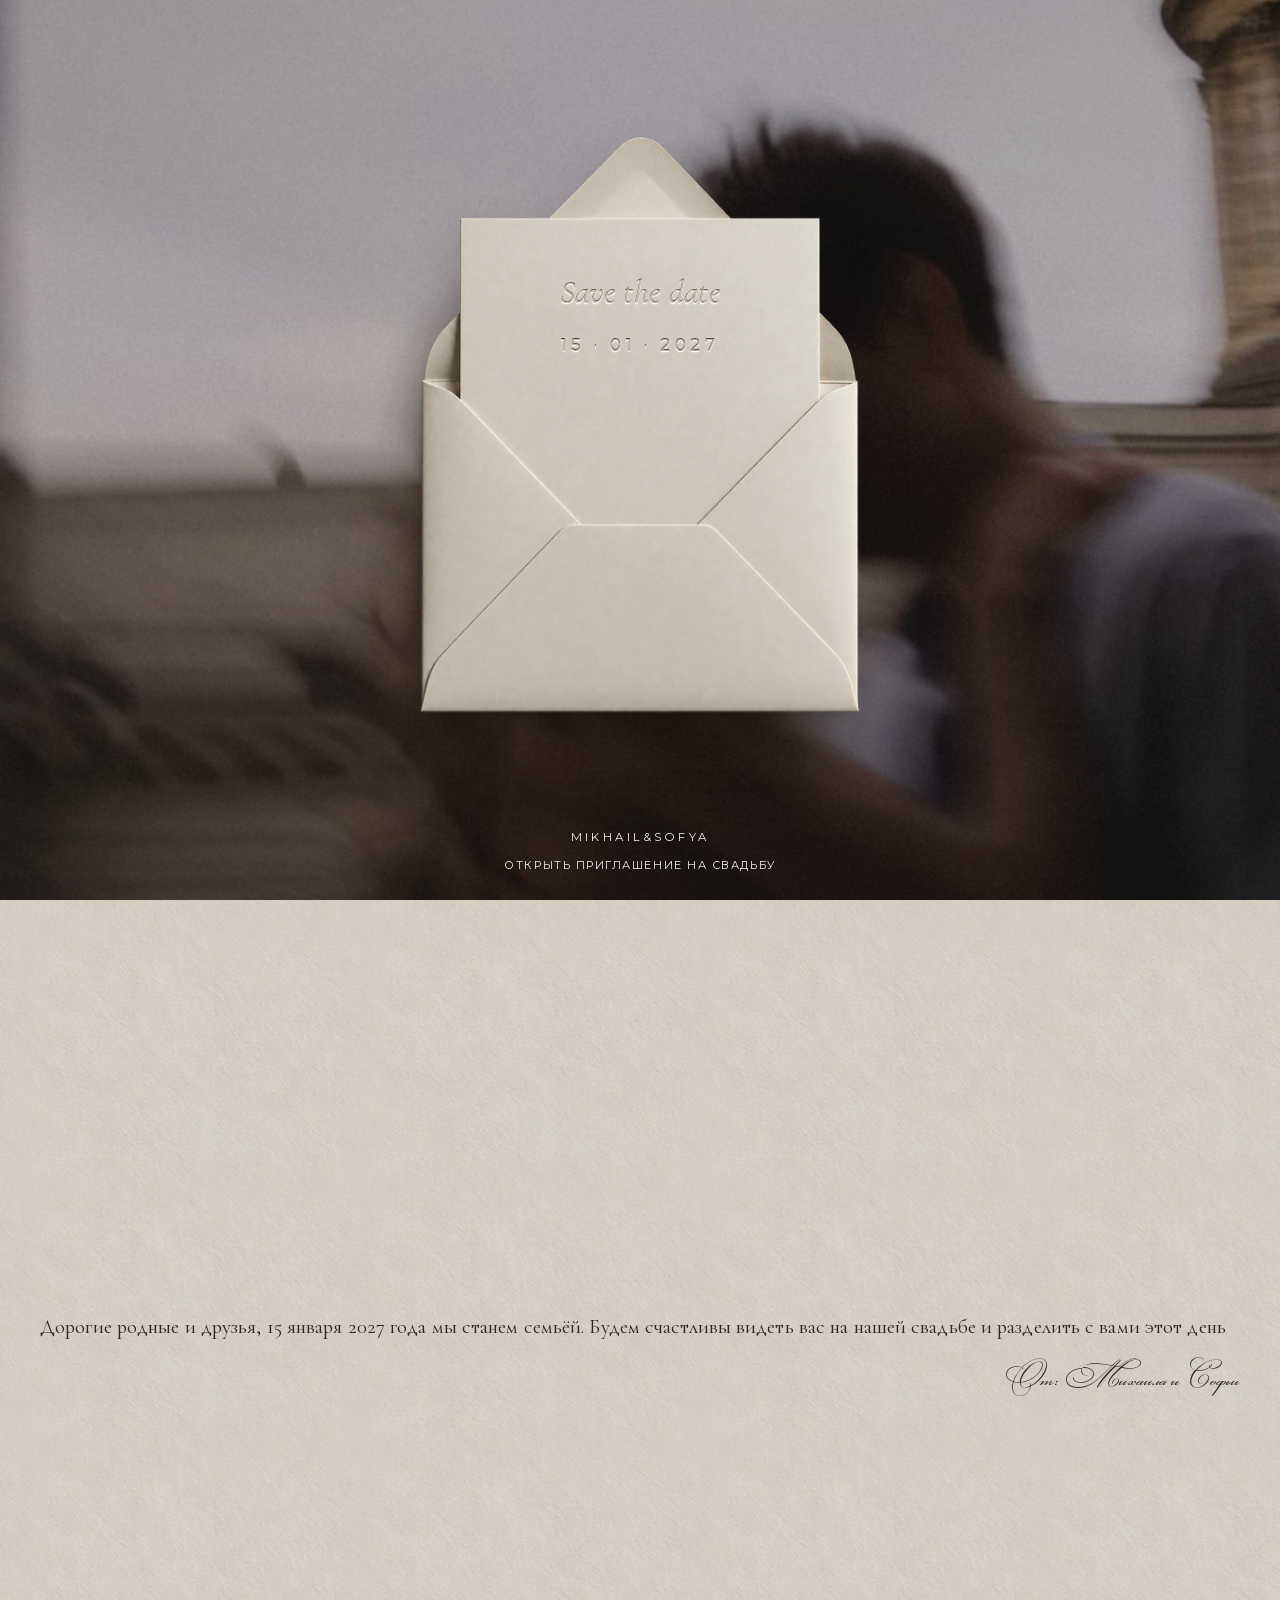
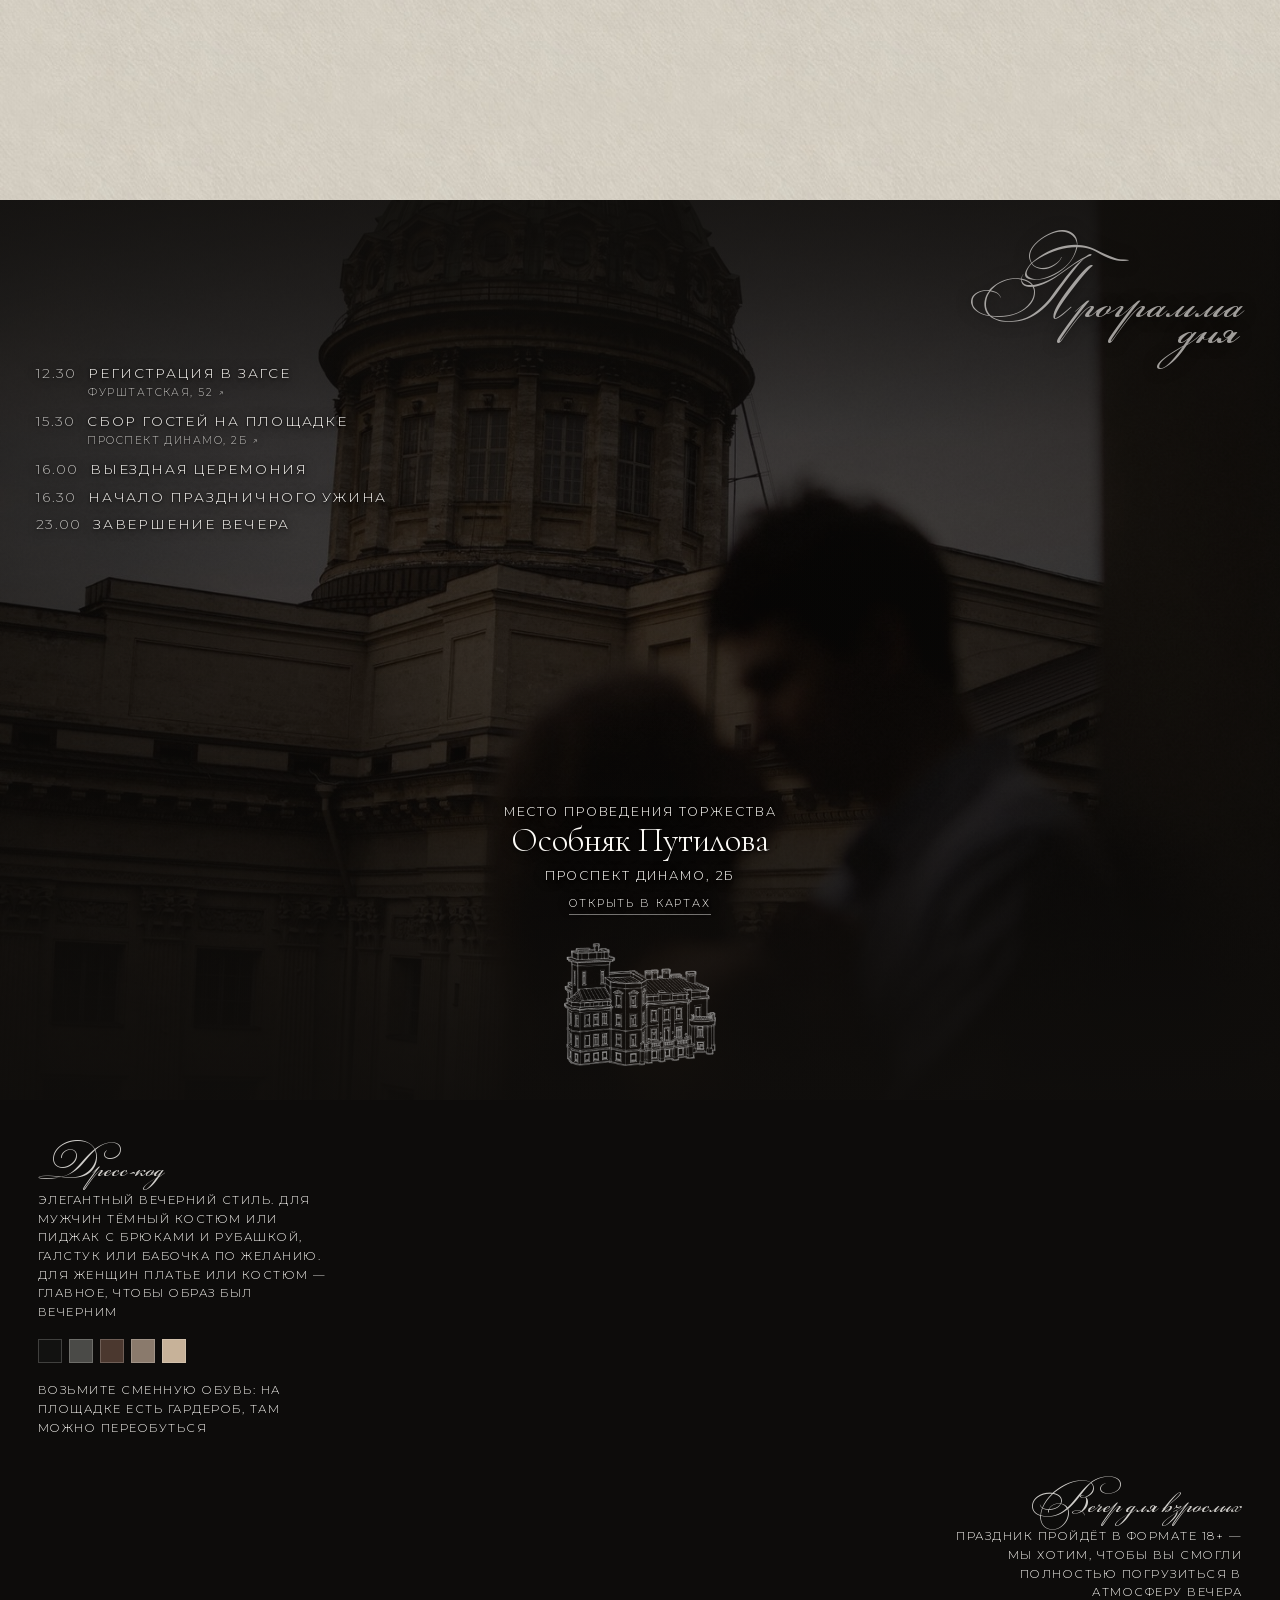
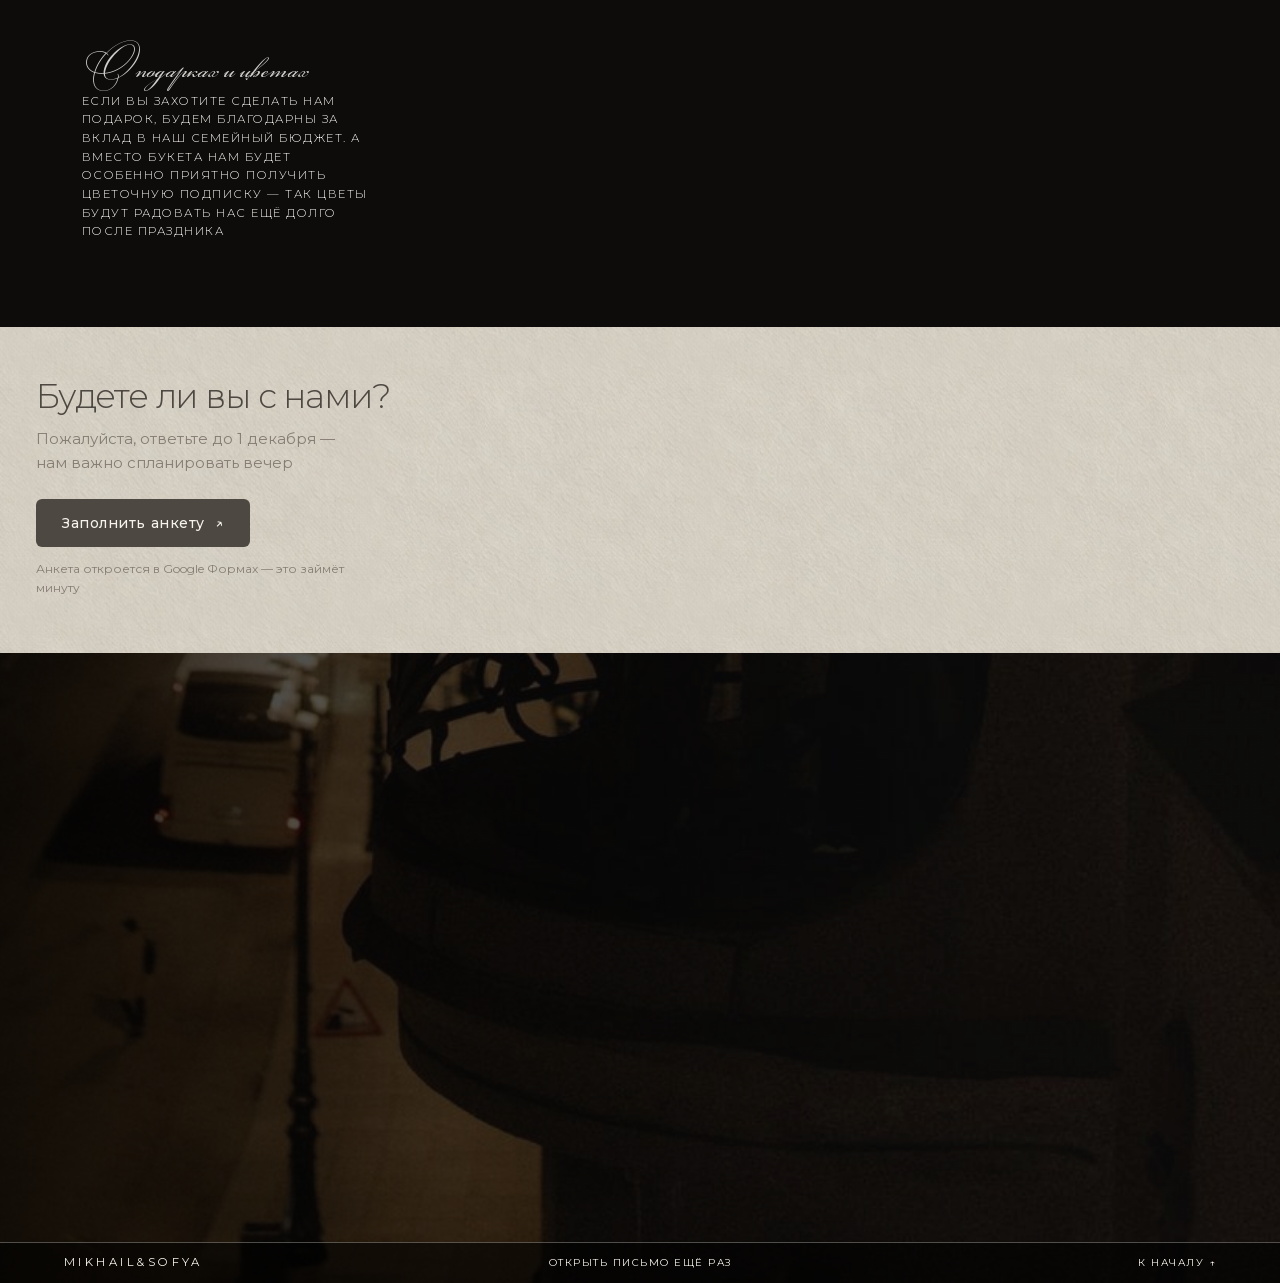
<file: index.html>
<!doctype html>
<html lang="ru" class="envelope-pending">
<head>
  <meta charset="utf-8">
  <meta name="viewport" content="width=device-width,initial-scale=1,viewport-fit=cover">
  <meta name="format-detection" content="telephone=no, date=no, address=no, email=no">
  <meta name="theme-color" content="#f3f0e8">
  <title>Михаил и Софья · 15 января 2027</title>
  <meta name="description" content="Приглашение на свадьбу Михаила и Софьи. 15 января 2027 года, Санкт-Петербург, особняк Путилова.">
  <meta name="robots" content="noindex, nofollow, noarchive">
  <meta property="og:title" content="Михаил и Софья · 15 января 2027">
  <meta property="og:description" content="Будем рады видеть вас на нашей свадьбе">
  <meta property="og:image" content="фотосессия-предложение/город/diana starry-0021.jpg">
  <meta property="og:type" content="website">
  <link rel="icon" href="data:image/svg+xml,%3Csvg xmlns='http://www.w3.org/2000/svg' viewBox='0 0 60 60'%3E%3Crect width='60' height='60' rx='30' fill='%23111110'/%3E%3Ctext x='30' y='40' text-anchor='middle' font-family='serif' font-size='30' fill='%23f4f1eb'%3E15%3C/text%3E%3C/svg%3E">
  <link rel="preload" href="fonts/montserrat-v18.woff2" as="font" type="font/woff2" crossorigin>
  <link rel="preload" href="fonts/bikham-cyr-user-preview.woff2" as="font" type="font/woff2" crossorigin>
  <link rel="preload" href="images/story-motion-v6.jpg" as="image" fetchpriority="high">
  <link rel="preload" href="images/envelope-topdown-v17.webp" as="image" type="image/webp" fetchpriority="high">
  <link rel="preload" href="fonts/cormorant-garamond-italic-v18.woff2" as="font" type="font/woff2" crossorigin>
  <script>
/* Высоты от экрана считаем при открытии и больше не трогаем: шапка браузера или Телеграма
   прячется при прокрутке, и без этого блоки меняют высоту, а страница прыгает. Пересчёт — при повороте. */
(function(){var r=document.documentElement,w=0,still=false;
function unit(n){var d=document.createElement('div');d.style.cssText='position:absolute;top:0;left:0;width:0;visibility:hidden;height:100'+n;
r.appendChild(d);var h=d.getBoundingClientRect().height/100;r.removeChild(d);return h}
function set(){if(still&&innerWidth===w)return;w=innerWidth;var vh=unit('vh');
['vh','svh','dvh'].forEach(function(n){r.style.setProperty('--'+n,(unit(n)||vh)+'px')})}
set();addEventListener('resize',set);
addEventListener('scroll',function(){if(matchMedia('(pointer: coarse)').matches)still=true},{passive:true});
r.classList.add('env-loading');setTimeout(function(){r.classList.remove('env-loading')},8000)})();
</script>
  <link rel="stylesheet" href="styles.css?v=c68b2f61">
  <link rel="stylesheet" href="envelope.css?v=15464753">
  <script>if(new URLSearchParams(location.search).has('zags'))document.documentElement.dataset.mode='zags';</script>
  <noscript><style>.envelope-gate{display:none!important}.site-shell{visibility:visible!important}[data-reveal]{opacity:1!important}</style></noscript>
  <link rel="stylesheet" href="final.css?v=05e69743">
  </head>
<body>
  <div class="envelope-gate" id="envelope" role="dialog" aria-modal="true" aria-label="Свадебное приглашение Михаила и Софьи">
    <img class="envelope-backdrop" src="images/story-motion-v6.jpg" alt="" width="1707" height="2560" aria-hidden="true">
    <div class="envelope-backdrop-shade" aria-hidden="true"></div>
    <button class="envelope-object" id="envelope-open" type="button" aria-label="Открыть свадебное приглашение Михаила и Софьи">
      <picture><source srcset="images/envelope-topdown-v17.webp" type="image/webp"><img class="envelope-still" src="images/envelope-topdown-v17.png" alt="" width="1122" height="1402" aria-hidden="true"></picture>
      <span class="envelope-live-copy" aria-hidden="true">
        <strong>Save the date</strong>
        <time datetime="2027-01-15">15 · 01 · 2027</time>
      </span>
    </button>
    <script>(function(){var i=document.querySelector('.envelope-still');
var img=new Promise(function(ok){if(!i||i.complete)ok();else{i.addEventListener('load',ok);i.addEventListener('error',ok)}});
var font=document.fonts&&document.fonts.load?document.fonts.load('italic 400 32px "Cormorant Garamond"').catch(function(){}):0;
Promise.all([img,font]).then(function(){document.documentElement.classList.remove('env-loading')})})();</script>
    <div class="envelope-caption">
      <p class="envelope-signature">MIKHAIL&amp;SOFYA</p>
      <button class="envelope-action" id="envelope-open-text" type="button">Открыть приглашение на свадьбу</button>
    </div>
    <p class="sr-only" id="envelope-status" aria-live="polite"></p>
  </div>

  <div class="site-shell" id="site-shell">
    <a class="skip-link" href="#main">Перейти к приглашению</a>
    <header class="fashion-hero" id="top" tabindex="-1">
      <img class="fashion-hero-media" src="фотосессия-предложение/город/diana starry-0021.jpg" alt="Михаил и Софья смотрят друг на друга" width="1707" height="2560" fetchpriority="low">
      <div class="fashion-hero-shade" aria-hidden="true"></div>
      <div class="fashion-hero-grain" aria-hidden="true"></div>
      <div class="fashion-nav" aria-label="Обложка приглашения">
        <span>Санкт-Петербург</span>
        <span>Приглашение на свадьбу</span>
      </div>
      <div class="fashion-hero-title" data-reveal>
        <h1 aria-label="Mikhail and Sofya"><span class="hero-name">Mikhail</span><span class="hero-connector">and</span><span class="hero-name">Sofya</span></h1>
      </div>
      <a class="fashion-scroll" href="#invitation">Открыть приглашение <span aria-hidden="true">↓</span></a>
    </header>

    <main id="main" tabindex="-1">
      <section class="letter-scene" id="invitation" aria-labelledby="invitation-title">
        <div class="scene__photo">
          <img src="фотосессия-предложение/предложение/diana starry-0047.jpg" alt="Михаил и Софья на балконе с видом на Казанский собор" width="1707" height="2560" loading="lazy">
        </div>
        <div class="scene__veil" aria-hidden="true"></div>

        <article class="sheet">
          <div class="sheet__col">
            <h2 class="sheet__title" id="invitation-title">Дорогие<br>родные<br>и друзья,</h2>
            <hr class="sheet__rule">
            <p class="sheet__text">Дорогие родные и друзья, 15&nbsp;января 2027 года мы станем семьёй. Будем счастливы видеть вас на нашей свадьбе и разделить с вами этот день</p>

            <footer class="sheet__foot">
              <hr class="sheet__signrule">
              <p class="sheet__from">От: Михаила и Софьи</p>
            </footer>
          </div>

          <aside class="rail" aria-hidden="true">
            <span>Санкт-Петербург</span>
            <span>Пятница, 15 января 2027</span>
          </aside>
        </article>
      </section>

      

      <section class="mock-program" id="day" aria-labelledby="day-title">
    <div class="mp-bg">
      <img src="фотосессия-предложение/город/diana starry-0030.jpg" alt="" loading="lazy" decoding="async">
      <div class="mp-veil"></div>
    </div>
    <div class="mp-page">
      <div class="mp-top">
        <h2 class="mp-title" id="day-title">Программа <span class="tail">дня</span></h2>
        <ol class="mp-sched">
          <li><i>12.30</i><span class="mp-ev">Регистрация в ЗАГСе
            <a class="mp-where" href="https://yandex.ru/maps/?text=Санкт-Петербург, Фурштатская улица, 52" target="_blank" rel="noopener">Фурштатская, 52 <span aria-hidden="true">↗</span></a></span></li>
          <li><i>15.30</i><span class="mp-ev">Сбор гостей на площадке
            <a class="mp-where" href="https://yandex.ru/maps/?text=Санкт-Петербург, проспект Динамо, 2Б, особняк Путилова" target="_blank" rel="noopener">Проспект Динамо, 2Б <span aria-hidden="true">↗</span></a></span></li>
          <li><i>16.00</i>Выездная церемония</li>
          <li><i>16.30</i>Начало праздничного ужина</li>
          <li><i>23.00</i>Завершение вечера</li>
        </ol>
      </div>
      <div class="mp-bottom">
        <p class="mp-label">Место проведения торжества</p>
        <p class="mp-name">Особняк Путилова</p>
        <p class="mp-addr">проспект Динамо, 2Б</p>
        <a class="mp-link" href="https://yandex.ru/maps/?text=Санкт-Петербург, проспект Динамо, 2Б, особняк Путилова" target="_blank" rel="noopener">Открыть в картах</a>
        <img class="mp-manor" src="images/putilov-lines-v49.png" alt="Особняк Путилова, зарисовка" width="480" height="387" loading="lazy" decoding="async">
      </div>
    </div>
      </section>

      <section class="mock-details" aria-labelledby="details-title">
    <article class="step">
      <h3 id="details-title">Дресс-код</h3>
      <p>Элегантный вечерний стиль. Для мужчин тёмный костюм или пиджак с брюками и рубашкой, галстук или бабочка по желанию. Для женщин платье или костюм — главное, чтобы образ был вечерним</p>
      <div class="tones"><span class="t1"></span><span class="t2"></span><span class="t3"></span><span class="t4"></span><span class="t5"></span></div>
      <p class="note">Возьмите сменную обувь: на площадке есть гардероб, там можно переобуться</p>
    </article>
    <article class="step">
      <h3>Вечер для взрослых</h3>
      <p>Праздник пройдёт в формате 18+ — мы хотим, чтобы вы смогли полностью погрузиться в атмосферу вечера</p>
    </article>
    <article class="step">
      <h3>О подарках и цветах</h3>
      <p>Если вы захотите сделать нам подарок, будем благодарны за вклад в наш семейный бюджет. А вместо букета нам будет особенно приятно получить цветочную подписку — так цветы будут радовать нас ещё долго после праздника</p>
    </article>
      </section>

      <section class="mock-rsvp" id="rsvp" aria-labelledby="rsvp-title">
    <h2 id="rsvp-title">Будете ли вы с нами?</h2>
    <p>Пожалуйста, ответьте до 1 декабря — нам важно спланировать вечер</p>
    <a class="go" href="https://docs.google.com/forms/d/e/1FAIpQLSdp6Pcx8MnCEJKQ5-hmaVLhwbYs9tH2nUkPzJ9cgYarxLJWHg/viewform" target="_blank" rel="noopener">Заполнить анкету <span aria-hidden="true">↗</span></a>
    <p class="hint">Анкета откроется в Google Формах — это займёт минуту</p>
      </section>

      <section class="closing-editorial mock-closing" aria-label="Контакты организатора">
        <img src="images/story-night-v6.jpg" alt="Михаил и Софья на вечернем балконе в Санкт-Петербурге" width="1707" height="2560" loading="lazy">
        <div class="closing-shade" aria-hidden="true"></div>
        <div class="closing-copy" data-reveal>
          <div class="closing-contact">
            <p>По всем вопросам, связанным с мероприятием, вы можете связаться с нашими организаторами</p>
            <p class="organizer-name">Натали</p>
            <div class="links"><a href="tel:+79676250267">+7 967 625-02-67</a><a class="tg" href="https://t.me/Egorovaevent" target="_blank" rel="noopener">Telegram <span class="arr" aria-hidden="true">↗</span></a></div>
            <p class="organizer-name org-2">Олеся</p><div class="links"><a href="tel:+79602563029">+7 960 256-30-29</a><a class="tg" href="https://t.me/LesyaGerber" target="_blank" rel="noopener">Telegram <span class="arr" aria-hidden="true">↗</span></a></div>
          </div>
        </div>
        <footer class="editorial-footer">
          <span class="footer-signature">MIKHAIL&amp;SOFYA</span>
          <button id="reopen-letter" type="button">Открыть письмо ещё раз</button>
          <a href="#top">К началу ↑</a>
        </footer>
      </section>
    </main>
  </div>

  <script src="envelope.js?v=fa4cbbf8"></script>
  <script src="script.js?v=27acefdf"></script>
</body>
</html>
</file>
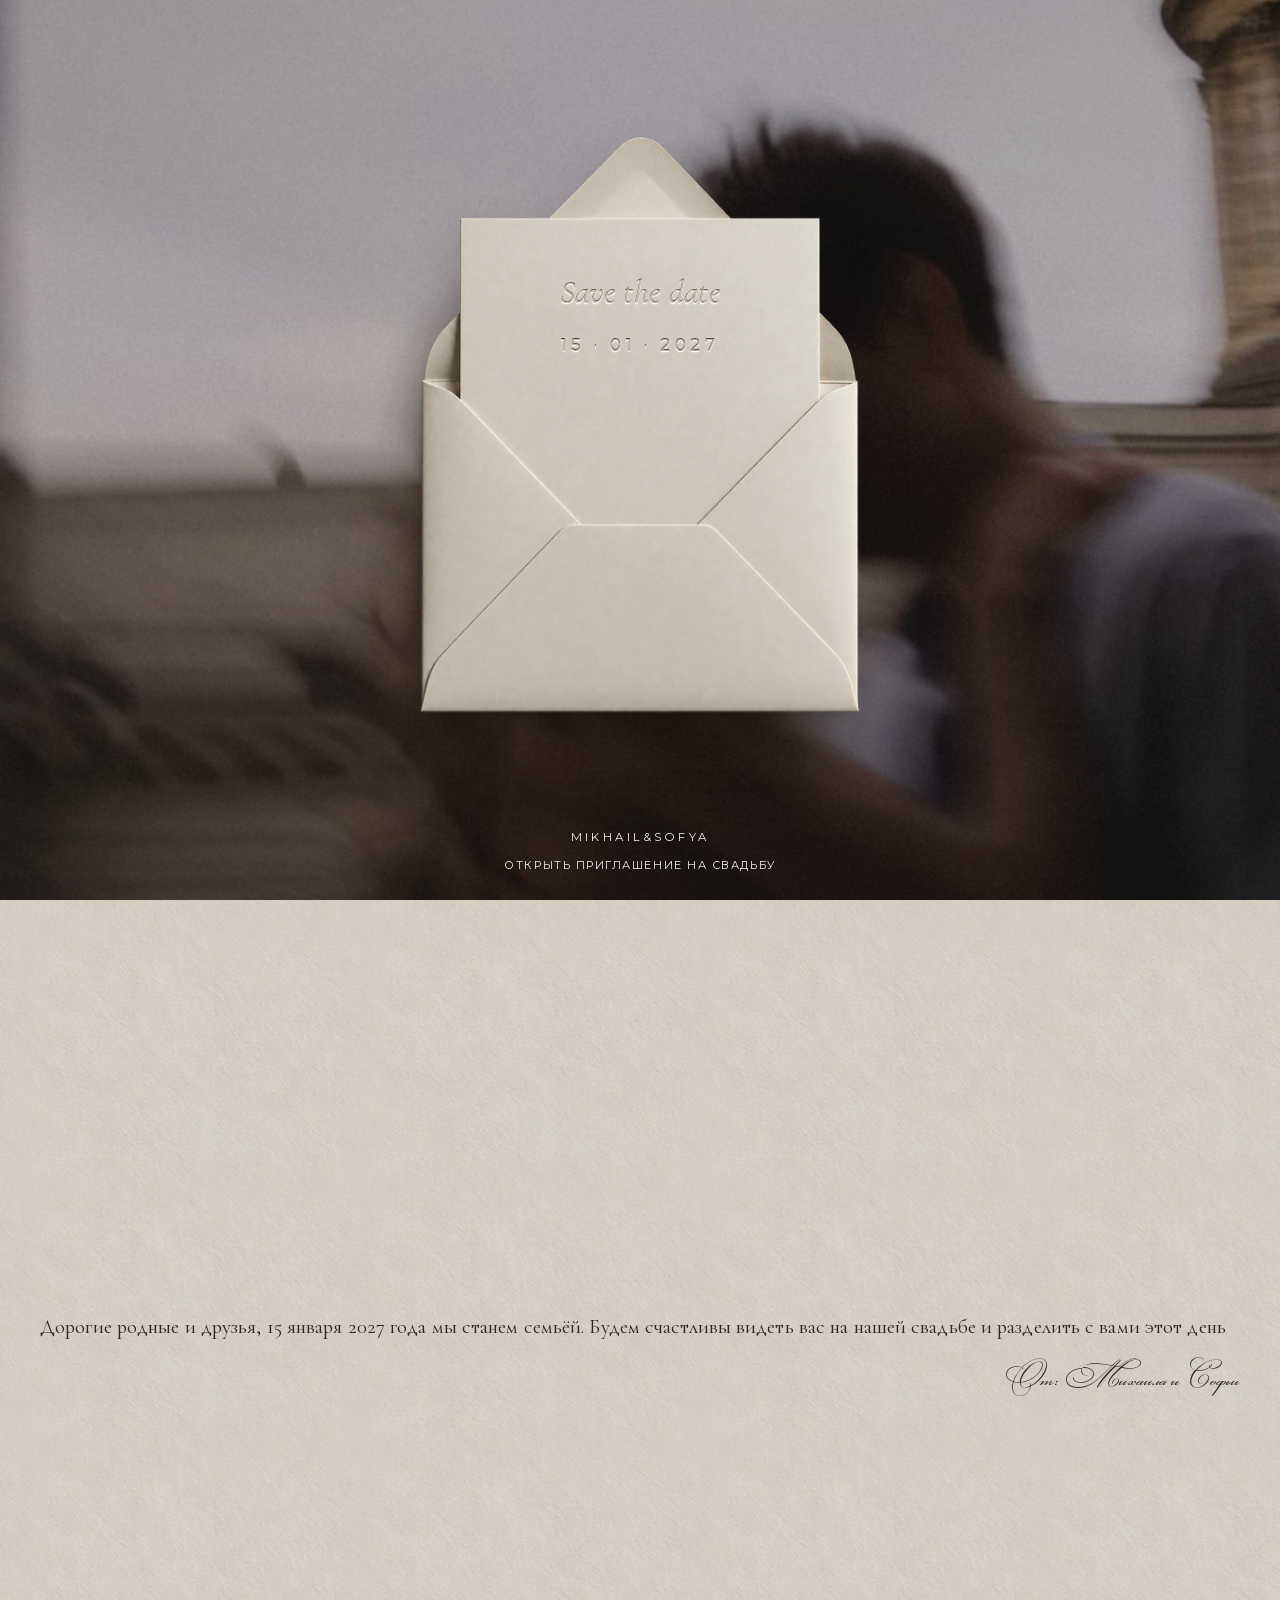
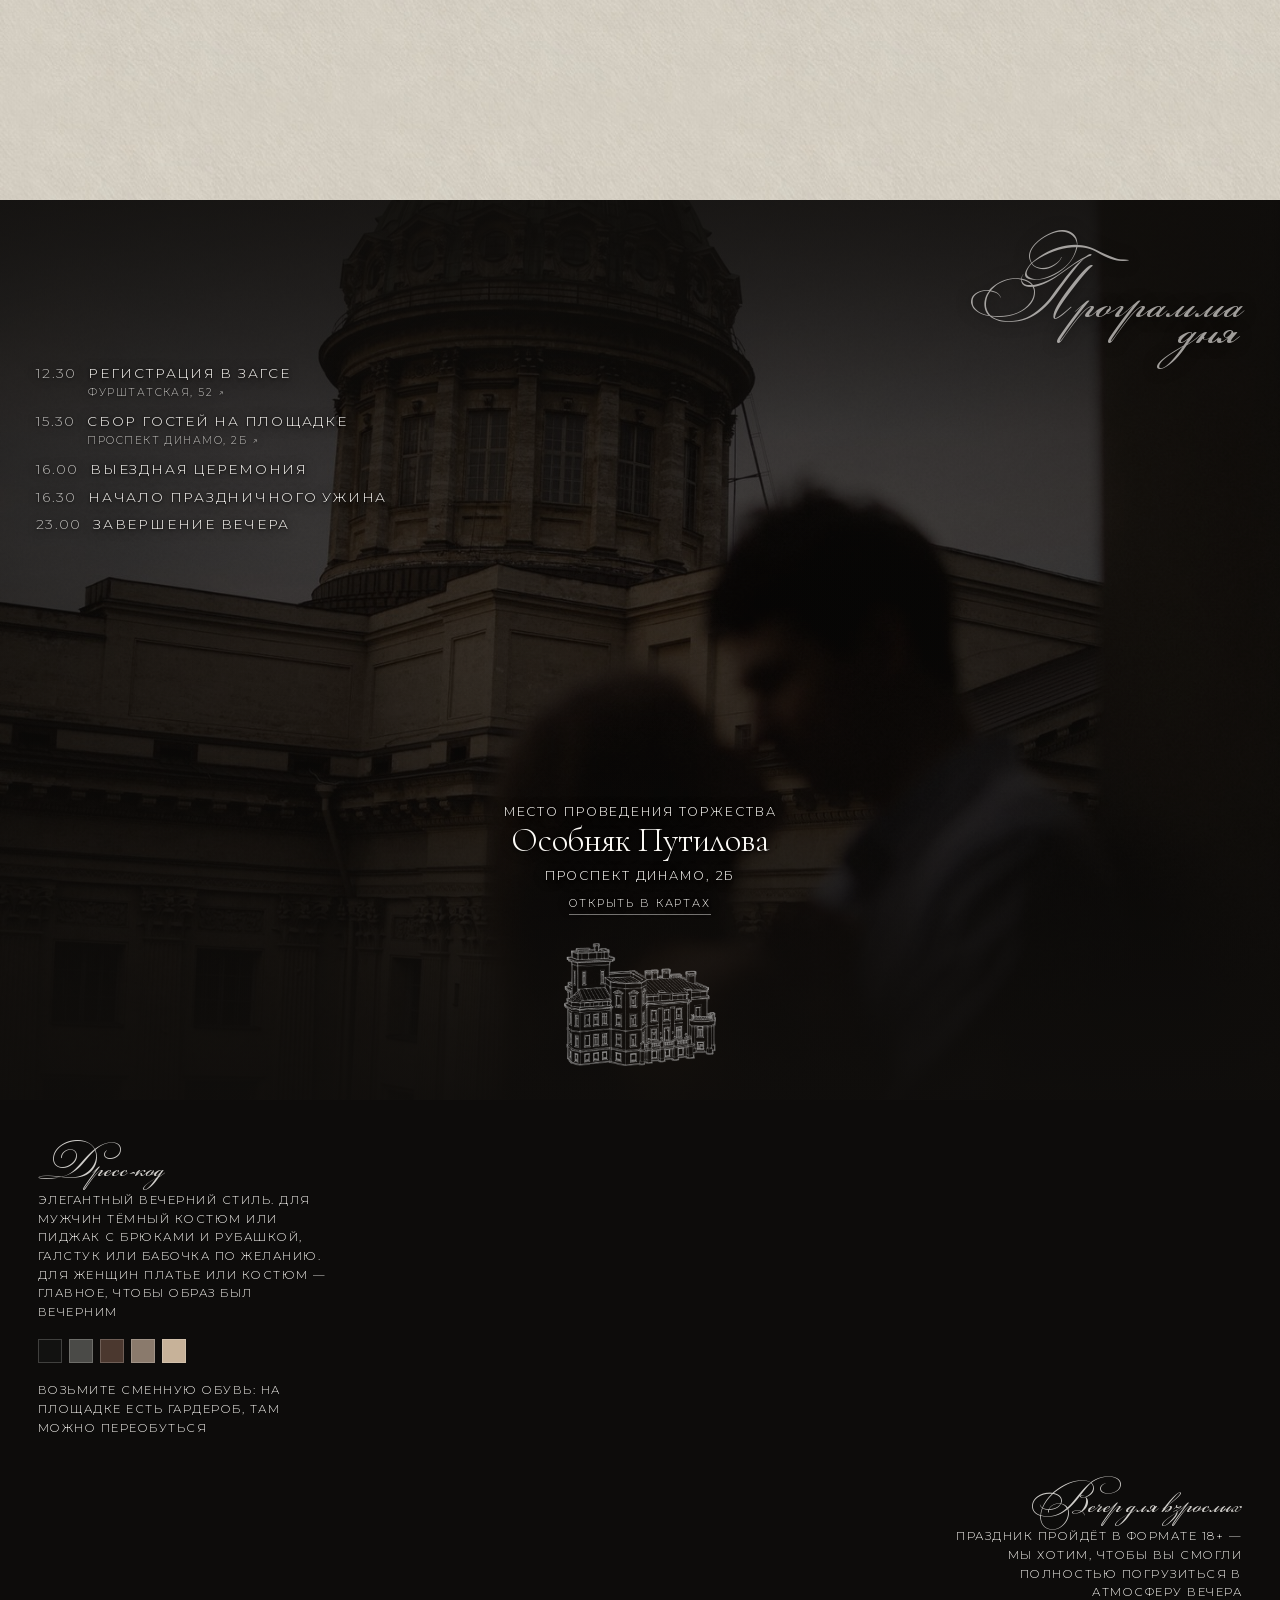
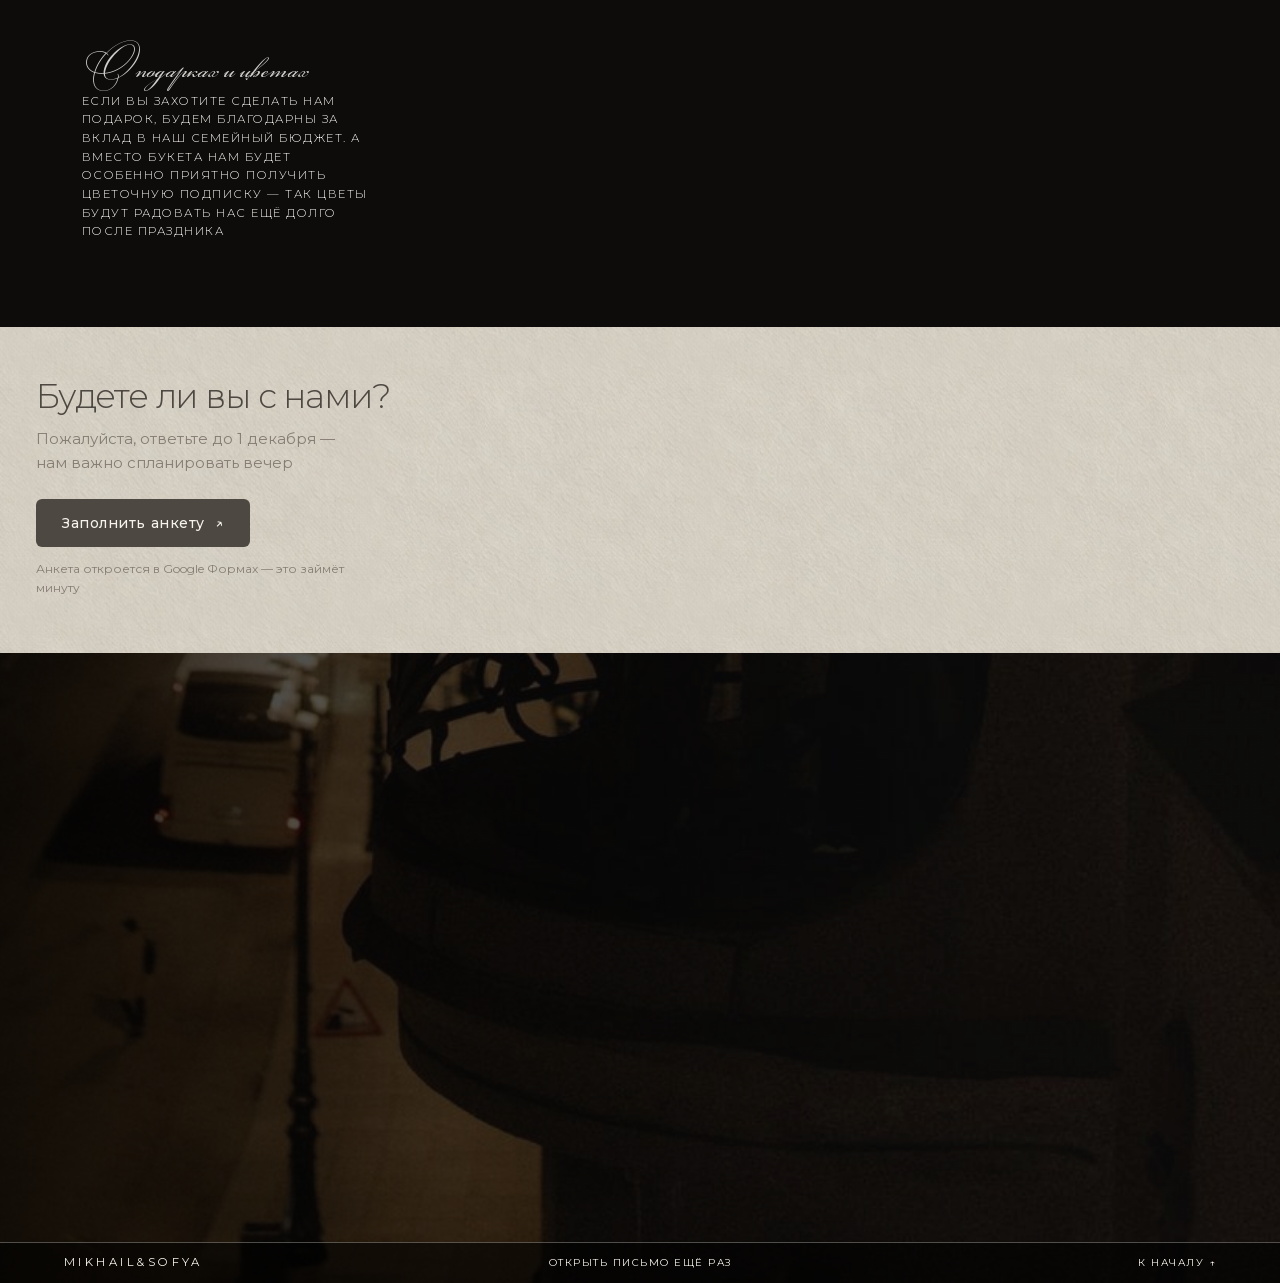
<file: blizkim.html>
<!doctype html>
<html lang="ru">
<head>
<meta charset="utf-8">
<meta name="viewport" content="width=device-width, initial-scale=1">
<title>Михаил и Софья · 15 января 2027</title>
<script>location.replace('index.html?zags' + location.hash);</script>
</head>
<body>
  <noscript><a href="index.html?zags">Открыть приглашение</a></noscript>
</body>
</html>
</file>
<file: styles.css>
@font-face {
  font-family: "Anticva";
  src: url("fonts/anticva-v24.woff2") format("woff2");
  font-style: normal;
  font-weight: 400;
  font-display: swap;
}

@font-face {
  font-family: "Cormorant Garamond";
  src: url("fonts/cormorant-garamond-v18.woff2") format("woff2");
  font-style: normal;
  font-weight: 400;
  font-display: swap;
}

@font-face {
  font-family: "Cormorant Garamond";
  src: url("fonts/cormorant-garamond-italic-v18.woff2") format("woff2");
  font-style: italic;
  font-weight: 400;
  font-display: swap;
}

@font-face {
  font-family: "Great Vibes";
  src: url("fonts/great-vibes-v24.woff2") format("woff2");
  font-style: normal;
  font-weight: 400;
  font-display: swap;
}

@font-face {
  font-family: "Golos Text";
  src: url("fonts/v22/golos-text-variable.woff2") format("woff2");
  font-style: normal;
  font-weight: 400 900;
  font-display: swap;
}

@font-face {
  font-family: "Bikham Cyr Script";
  src: url("fonts/bikham-cyr-user-preview.woff2") format("woff2");
  font-style: normal;
  font-weight: 400;
  font-display: swap;
}

@font-face {
  font-family: "Florisel Script";
  src: url("fonts/florisel-script-v7.woff2") format("woff2");
  font-style: normal;
  font-weight: 100;
  font-display: swap;
}

@font-face {
  font-family: "Montserrat Thin";
  src: url("fonts/montserrat-v18.woff2") format("woff2");
  font-style: normal;
  font-weight: 100;
  font-display: swap;
}

@font-face {
  font-family: "Montserrat";
  src: url("fonts/montserrat-v18.woff2") format("woff2");
  font-style: normal;
  font-weight: 400;
  font-display: swap;
}

:root {
  --ink: #171410;
  --paper: #f3f0e8;
  --paper-deep: #e6e0d5;
  --white: #f8f4ec;
  --muted: #817c72;
  --line: rgba(23, 20, 16, 0.19);
  --line-light: rgba(248, 244, 236, 0.3);
  --display: "Montserrat Thin", Arial, sans-serif;
  --script: "Bikham Cyr Script", cursive;
  --text: "Montserrat", Arial, sans-serif;
  --ui: "Montserrat", Arial, sans-serif;
  --paper-grain: url("images/paper-cotton-cardstock-v21.jpg");
  --pad: clamp(24px, 5vw, 82px);
  --ease: cubic-bezier(0.22, 0.61, 0.36, 1);
}

*,
*::before,
*::after {
  box-sizing: border-box;
}

html {
  scroll-behavior: smooth;
  background: #d8d6d0;
  color: var(--ink);
  text-rendering: optimizeLegibility;
  -webkit-font-smoothing: antialiased;
}

html.env-on,
html.env-on body {
  overflow: hidden;
}

body {
  min-width: 320px;
  margin: 0;
  background: #d8d6d0;
  font-family: var(--text);
}

body,
button,
input {
  color: inherit;
}

button,
input {
  font: inherit;
}

button,
a {
  -webkit-tap-highlight-color: transparent;
}

button {
  cursor: pointer;
}

img {
  display: block;
  max-width: 100%;
}

figure,
h1,
h2,
h3,
p,
ol,
fieldset {
  margin: 0;
}

address {
  font-style: normal;
}

a {
  color: inherit;
}

.site-shell {
  width: min(100%, 1680px);
  margin: 0 auto;
  overflow: clip;
  background: var(--paper) var(--paper-grain) center/390px;
  visibility: visible;
}

.skip-link {
  position: fixed;
  z-index: 900;
  top: 14px;
  left: 14px;
  padding: 12px 16px;
  background: var(--paper);
  color: var(--ink);
  font-family: var(--ui);
  font-size: 11px;
  letter-spacing: 0.08em;
  text-decoration: none;
  text-transform: uppercase;
  transform: translateY(-180%);
  transition: transform 180ms ease;
}

.skip-link:focus-visible {
  outline-offset: 3px;
  transform: translateY(0);
}

html.envelope-pending .site-shell {
  visibility: hidden;
}

.sr-only {
  position: absolute;
  width: 1px;
  height: 1px;
  padding: 0;
  margin: -1px;
  overflow: hidden;
  clip: rect(0, 0, 0, 0);
  white-space: nowrap;
  border: 0;
}

.hidden,
[hidden] {
  display: none !important;
}

.only-zags {
  display: none !important;
}

html[data-mode="zags"] .only-zags {
  display: block !important;
}

.schedule-list .only-zags {
  display: none !important;
}

html[data-mode="zags"] .schedule-list .only-zags {
  display: grid !important;
}

[data-reveal] {
  opacity: 0;
}

[data-reveal].is-visible {
  opacity: 1;
}

:focus-visible {
  outline: 1px solid currentColor;
  outline-offset: 6px;
}

.section-number {
  font-family: var(--ui);
  font-size: 11px;
  letter-spacing: 0.2em;
  text-transform: uppercase;
}

/* Hero */

.fashion-hero {
  position: relative;
  min-height: calc(var(--svh,1svh)*100);
  overflow: hidden;
  background: var(--ink);
  color: var(--white);
  isolation: isolate;
}

.fashion-hero-media,
.fashion-hero-shade {
  position: absolute;
  inset: 0;
  width: 100%;
  height: 100%;
}

.fashion-hero-media {
  z-index: -3;
  object-fit: cover;
  object-position: 50% 43%;
  filter: grayscale(1) contrast(0.92) brightness(0.7);
  transform: scale(1.018);
}

.fashion-hero-shade {
  z-index: -2;
  background:
    linear-gradient(180deg, rgba(0, 0, 0, 0.62), transparent 34%, rgba(0, 0, 0, 0.32) 68%, rgba(0, 0, 0, 0.7)),
    radial-gradient(circle at 50% 46%, transparent 20%, rgba(0, 0, 0, 0.28) 100%);
}

.fashion-nav {
  position: absolute;
  z-index: 3;
  top: 0;
  right: 0;
  left: 0;
  display: grid;
  grid-template-columns: 1fr 1fr auto auto;
  align-items: center;
  gap: clamp(20px, 3.5vw, 56px);
  min-height: 66px;
  padding: 0 var(--pad);
  border-bottom: 0;
  font-family: var(--ui);
  font-size: 11px;
  letter-spacing: 0.16em;
  text-transform: uppercase;
}

.fashion-nav a {
  width: fit-content;
  padding: 12px 0;
  text-decoration: none;
  transition: opacity 220ms ease;
}

.fashion-nav a:hover {
  opacity: 0.68;
}

.fashion-nav a:last-child {
  border-bottom: 1px solid currentColor;
}

.fashion-hero-title {
  position: absolute;
  z-index: 2;
  top: 51%;
  left: 50%;
  width: min(92%, 1180px);
  text-align: center;
  transform: translate(-50%, -50%);
}

.fashion-hero-title > p,
.fashion-hero-title > time {
  display: block;
  font-family: var(--ui);
  font-size: clamp(10px, 0.8vw, 12px);
  letter-spacing: 0.28em;
  text-transform: uppercase;
}

.fashion-hero-title h1 {
  position: relative;
  display: block;
  width: 100%;
  min-height: clamp(190px, 25vw, 360px);
  margin: clamp(10px, calc(var(--vh,1vh)*1.8), 26px) 0 clamp(4px, calc(var(--vh,1vh)*1), 14px);
  font-weight: 400;
  line-height: 1;
}

.fashion-hero-title .hero-script,
.fashion-hero-title .hero-anticva {
  position: absolute;
  left: 50%;
  display: block;
  white-space: nowrap;
}

.fashion-hero-title .hero-script {
  z-index: 2;
  top: 3%;
  font-family: var(--script);
  font-size: clamp(82px, 10.8vw, 176px);
  font-weight: 400;
  letter-spacing: -0.025em;
  line-height: 1;
  text-transform: none;
  transform: translateX(-50%) rotate(-2.2deg);
}

.fashion-hero-title .hero-anticva {
  z-index: 1;
  top: 56%;
  font-family: var(--display);
  font-size: clamp(72px, 10.6vw, 170px);
  font-weight: 400;
  letter-spacing: 0.015em;
  line-height: 0.8;
  text-transform: uppercase;
  transform: translate(-50%, -50%);
}

.fashion-scroll {
  position: absolute;
  z-index: 3;
  right: var(--pad);
  bottom: 26px;
  display: inline-flex;
  min-height: 44px;
  align-items: center;
  gap: 20px;
  font-family: var(--ui);
  font-size: 11px;
  letter-spacing: 0.16em;
  text-decoration: none;
  text-transform: uppercase;
  transition: opacity 220ms ease;
}

.fashion-scroll:hover {
  opacity: 0.68;
}

/* Invitation */

.invitation-editorial {
  display: grid;
  grid-template-columns: minmax(0, 1.02fr) minmax(0, 0.98fr);
  min-height: 900px;
  background: var(--paper);
}

.invitation-photo {
  min-height: 900px;
  overflow: hidden;
}

.invitation-photo img {
  width: 100%;
  height: 100%;
  object-fit: cover;
  object-position: 50% 45%;
  filter: grayscale(1) contrast(0.93) brightness(0.96);
  transition: transform 1.4s var(--ease);
}

.invitation-photo:hover img {
  transform: scale(1.02);
}

.invitation-copy {
  position: relative;
  display: flex;
  flex-direction: column;
  align-items: center;
  justify-content: center;
  padding: clamp(70px, 8vw, 128px) var(--pad);
  border-left: 1px solid var(--line);
  background-color: var(--paper);
  background-image:
    var(--paper-grain),
    linear-gradient(135deg, rgba(255, 255, 255, 0.36), rgba(93, 75, 48, 0.025) 58%, rgba(255, 255, 255, 0.2));
  background-blend-mode: soft-light, normal;
  background-size: 680px 680px, auto;
  box-shadow:
    inset 18px 0 26px -32px rgba(48, 39, 27, 0.44),
    inset 0 1px 0 rgba(255, 255, 255, 0.72),
    inset 0 -1px 0 rgba(64, 50, 31, 0.08);
  text-align: center;
}

.invitation-copy::before {
  content: "";
  position: absolute;
  top: clamp(70px, 8vw, 128px);
  right: var(--pad);
  left: var(--pad);
  height: 1px;
  background: var(--line);
}

.invitation-copy .section-number {
  margin-top: 28px;
}

.invitation-copy h2 {
  display: flex;
  flex-direction: column;
  align-items: center;
  margin: clamp(70px, calc(var(--vh,1vh)*10), 120px) 0 42px;
  font-family: var(--display);
  font-size: clamp(64px, 6.9vw, 110px);
  font-weight: 400;
  line-height: 0.9;
  letter-spacing: -0.045em;
}

.invitation-copy h2 .script-line {
  position: relative;
  z-index: 2;
  margin-top: -0.08em;
  margin-left: 0.52em;
  font-family: var(--script);
  font-size: 1.05em;
  font-weight: 400;
  line-height: 0.76;
  letter-spacing: -0.035em;
  text-transform: none;
  transform: rotate(-2deg);
}

.invitation-copy h2 span {
  white-space: nowrap;
}

.invitation-copy h2 em {
  display: block;
  margin-left: -0.08em;
  font-style: italic;
  font-weight: 400;
}

.invitation-copy > p:not(.section-number):not(.invitation-names) {
  max-width: 30ch;
  margin-inline: auto;
  font-size: clamp(18px, 1.5vw, 22px);
  line-height: 1.48;
}

.invitation-date {
  display: flex;
  width: 100%;
  justify-content: space-between;
  gap: 24px;
  margin-top: 70px;
  padding-top: 22px;
  border-top: 1px solid var(--line);
  font-family: var(--ui);
  font-size: 11px;
  letter-spacing: 0.13em;
  text-transform: uppercase;
}

.invitation-names {
  margin-top: 22px;
  font-family: var(--script);
  font-size: 38px;
  font-style: normal;
  letter-spacing: -0.035em;
}

/* Countdown */

.countdown-editorial {
  position: relative;
  min-height: min(calc(var(--svh,1svh)*86), 920px);
  overflow: hidden;
  background: var(--ink);
  color: var(--white);
  isolation: isolate;
}

.countdown-editorial > img,
.countdown-shade {
  position: absolute;
  inset: 0;
  width: 100%;
  height: 100%;
}

.countdown-editorial > img {
  z-index: -2;
  object-fit: cover;
  object-position: 50% 43%;
  filter: grayscale(1) contrast(0.92) brightness(0.69);
}

.countdown-shade {
  z-index: -1;
  background: linear-gradient(180deg, rgba(0, 0, 0, 0.28), rgba(0, 0, 0, 0.2) 52%, rgba(0, 0, 0, 0.58));
}

.countdown-copy {
  display: flex;
  min-height: min(calc(var(--svh,1svh)*86), 920px);
  flex-direction: column;
  align-items: center;
  justify-content: center;
  padding: 90px var(--pad);
  text-align: center;
}

.countdown-copy > p {
  margin-bottom: clamp(34px, calc(var(--vh,1vh)*6), 72px);
  font-family: var(--script);
  font-size: clamp(52px, 6vw, 94px);
  font-style: normal;
  line-height: 0.9;
}

.countdown-values {
  display: flex;
  align-items: flex-start;
  justify-content: center;
  width: 100%;
}

.countdown-values > span {
  display: flex;
  min-width: 14vw;
  flex-direction: column;
  align-items: center;
}

.countdown-values strong,
.countdown-values i {
  font-family: var(--display);
  font-size: clamp(54px, 8.4vw, 134px);
  font-weight: 400;
  font-style: normal;
  line-height: 0.8;
  letter-spacing: -0.045em;
  font-variant-numeric: lining-nums tabular-nums;
}

.countdown-values i {
  color: rgba(248, 246, 241, 0.72);
}

.countdown-values small {
  margin-top: 24px;
  font-family: var(--ui);
  font-size: 10px;
  letter-spacing: 0.2em;
  text-transform: uppercase;
}

/* Schedule */

.schedule-editorial {
  display: grid;
  grid-template-columns: minmax(330px, 0.82fr) minmax(0, 1.18fr);
  min-height: 920px;
  background-color: var(--paper);
  background-image:
    var(--paper-grain),
    linear-gradient(135deg, rgba(255, 255, 255, 0.3), rgba(93, 75, 48, 0.02) 60%, rgba(255, 255, 255, 0.16));
  background-blend-mode: soft-light, normal;
  background-size: 680px 680px, auto;
}

.schedule-heading {
  display: flex;
  flex-direction: column;
  justify-content: center;
  padding: 90px var(--pad);
  border-right: 1px solid var(--line);
}

.schedule-heading h2 {
  position: relative;
  display: flex;
  flex-direction: column;
  margin: 82px 0 58px;
  font-family: var(--display);
  font-size: clamp(64px, 6.1vw, 96px);
  font-weight: 400;
  line-height: 0.86;
  letter-spacing: -0.045em;
}

.schedule-heading h2 span:last-of-type {
  margin-left: 0.24em;
}

.schedule-heading h2 small {
  align-self: flex-end;
  margin-top: -0.12em;
  margin-right: 0.1em;
  font-family: var(--script);
  font-size: 0.66em;
  font-weight: 400;
  line-height: 0.8;
  letter-spacing: -0.025em;
  text-transform: none;
  transform: rotate(-3deg);
}

.schedule-heading > p:last-child {
  font-family: var(--ui);
  font-size: 11px;
  letter-spacing: 0.17em;
  text-transform: uppercase;
}

.schedule-mansion {
  position: relative;
  width: min(100%, 220px);
  aspect-ratio: 3 / 2;
  margin: 0;
}

.schedule-mansion img {
  position: absolute;
  inset: 0;
  width: 100%;
  height: 100%;
  object-fit: contain;
  filter: grayscale(1) contrast(1.22);
  mix-blend-mode: multiply;
  opacity: 0.78;
}

.schedule-content {
  display: flex;
  flex-direction: column;
  padding: 90px var(--pad);
}

.venue-list {
  display: grid;
  grid-template-columns: repeat(2, minmax(0, 1fr));
  gap: clamp(36px, 5vw, 78px);
  padding-bottom: 70px;
  border-bottom: 1px solid var(--line);
}

.venue-list article:last-child {
  grid-column: 1 / -1;
}

html[data-mode="zags"] .venue-list article:last-child {
  grid-column: auto;
}

.venue-card--mansion {
  display: grid;
  grid-template-columns: minmax(150px, 220px) minmax(0, 1fr);
  align-items: center;
  gap: clamp(28px, 4vw, 64px);
}

.venue-list article > p,
.venue-card-copy > p {
  margin-bottom: 18px;
  font-family: var(--ui);
  font-size: 10px;
  letter-spacing: 0.18em;
  text-transform: uppercase;
}

.venue-list h3 {
  margin-bottom: 18px;
  font-family: var(--display);
  font-size: clamp(35px, 3.25vw, 54px);
  font-weight: 400;
  line-height: 0.98;
  letter-spacing: -0.025em;
}

.venue-list address {
  margin-bottom: 24px;
  font-size: 18px;
}

.venue-list a {
  display: inline-flex;
  min-height: 44px;
  align-items: center;
  border-bottom: 1px solid currentColor;
  font-family: var(--ui);
  font-size: 10px;
  letter-spacing: 0.16em;
  text-decoration: none;
  text-transform: uppercase;
  transition: opacity 220ms ease;
}

.venue-list a:hover {
  opacity: 0.62;
}

.schedule-list {
  margin: 0;
  padding: 44px 0 0;
  list-style: none;
}

.schedule-list li {
  display: grid;
  grid-template-columns: 140px minmax(0, 1fr);
  align-items: baseline;
  min-height: 92px;
  padding: 24px 0;
  border-bottom: 1px solid var(--line);
}

.schedule-list time,
.schedule-list em {
  font-family: var(--display);
  font-size: clamp(30px, 2.8vw, 42px);
  font-style: normal;
  line-height: 1;
  letter-spacing: -0.02em;
}

.schedule-list span {
  font-size: clamp(18px, 1.5vw, 22px);
}

/* Collage */

.story-collage {
  position: relative;
  display: grid;
  grid-template-columns: 1fr;
  grid-template-rows: minmax(500px, calc(var(--svh,1svh)*78));
  overflow: hidden;
  background: var(--ink);
  color: var(--white);
}

.story-collage figure {
  min-width: 0;
  overflow: hidden;
}

.story-collage img {
  width: 100%;
  height: 100%;
  object-fit: cover;
  filter: grayscale(1) contrast(0.92) brightness(0.74);
  transform: scale(1.012);
}

.story-collage-main img {
  object-position: 50% 48%;
}

.story-collage-copy {
  position: absolute;
  right: var(--pad);
  bottom: clamp(48px, 7vw, 110px);
  left: var(--pad);
  z-index: 2;
  display: block;
}

.story-collage-copy > p:not(.section-number) {
  max-width: 16ch;
  font-family: var(--display);
  font-size: clamp(48px, 5.8vw, 92px);
  font-weight: 400;
  line-height: 0.94;
  letter-spacing: -0.035em;
}

.story-collage-copy > p span,
.story-collage-copy > p em {
  display: block;
}

.story-collage-copy > p span {
  letter-spacing: 0.015em;
}

.story-collage-copy > p em {
  position: relative;
  z-index: 2;
  width: max-content;
  max-width: 12ch;
  margin: -0.08em 0 0 1.15em;
  font-family: var(--script);
  font-size: 1.08em;
  font-style: normal;
  font-weight: 400;
  line-height: 0.76;
  letter-spacing: -0.04em;
  text-transform: none;
  transform: rotate(-2.5deg);
}

/* Details */

.details-editorial {
  background-color: var(--paper);
  background-image:
    var(--paper-grain),
    linear-gradient(135deg, rgba(255, 255, 255, 0.3), rgba(93, 75, 48, 0.02) 60%, rgba(255, 255, 255, 0.16));
  background-blend-mode: soft-light, normal;
  background-size: 680px 680px, auto;
}

.details-editorial > header {
  display: flex;
  min-height: 300px;
  flex-direction: column;
  justify-content: space-between;
  padding: 72px var(--pad);
  border-bottom: 1px solid var(--line);
}

.details-editorial h2 {
  align-self: flex-start;
  font-family: var(--display);
  font-size: clamp(66px, 7.4vw, 114px);
  font-weight: 400;
  line-height: 0.94;
  letter-spacing: -0.035em;
}

.details-grid {
  display: grid;
  grid-template-columns: repeat(4, minmax(0, 1fr));
}

.details-grid article {
  position: relative;
  min-height: 540px;
  padding: 54px clamp(28px, 4vw, 64px);
  border-left: 1px solid var(--line);
}

.details-grid article:first-child {
  border-left: 0;
}

.details-grid article > span {
  font-family: var(--ui);
  font-size: 10px;
  letter-spacing: 0.18em;
}

.details-grid h3 {
  max-width: 14ch;
  margin: 68px 0 34px;
  font-family: var(--display);
  font-size: clamp(34px, 3vw, 48px);
  font-weight: 400;
  line-height: 1;
  letter-spacing: -0.03em;
}

.details-grid p {
  max-width: 34ch;
  font-size: 18px;
  line-height: 1.56;
}

.details-grid .detail-note {
  margin-top: 20px;
}

.dress-palette {
  display: flex;
  gap: 7px;
  margin-top: 28px;
}

.dress-palette span {
  display: block;
  width: 32px;
  height: 32px;
  border: 1px solid rgba(17, 17, 16, 0.2);
}

.dress-palette .tone-black { background: #121211; }
.dress-palette .tone-graphite { background: #4a4a47; }
.dress-palette .tone-chocolate { background: #4b382f; }
.dress-palette .tone-taupe { background: #8a7a6c; }
.dress-palette .tone-beige { background: #c7b299; }

.details-grid .dress-colors {
  margin-top: 12px;
  font-family: var(--ui);
  font-size: 10px;
  line-height: 1.6;
  letter-spacing: 0.08em;
  text-transform: uppercase;
}

/* RSVP */

.reply-editorial {
  min-height: 0;
  background-color: var(--paper);
  background-image:
    var(--paper-grain),
    linear-gradient(135deg, rgba(255, 255, 255, 0.3), rgba(93, 75, 48, 0.02) 60%, rgba(255, 255, 255, 0.16));
  background-blend-mode: soft-light, normal;
  background-size: 680px 680px, auto;
  border-top: 1px solid var(--line);
}

.reply-visual {
  position: relative;
  min-height: 980px;
  overflow: hidden;
  background: var(--ink);
  color: var(--white);
}

.reply-visual img {
  width: 100%;
  height: 100%;
  object-fit: cover;
  object-position: 50% 48%;
  filter: grayscale(1) contrast(0.93) brightness(0.69);
}

.reply-visual p {
  position: absolute;
  top: 50%;
  left: 50%;
  font-family: var(--display);
  font-size: clamp(54px, 7vw, 108px);
  font-style: normal;
  line-height: 0.9;
  letter-spacing: -0.07em;
  text-align: center;
  transform: translate(-50%, -50%) rotate(-90deg);
}

.reply-content {
  display: grid;
  grid-template-columns: minmax(320px, 0.82fr) minmax(0, 1.18fr);
  gap: clamp(52px, 7vw, 118px);
  padding: clamp(68px, 7vw, 110px) var(--pad);
  border-left: 0;
}

.reply-content > header {
  align-self: start;
  padding: 0;
  border-bottom: 0;
}

.reply-content h2 {
  display: flex;
  flex-direction: column;
  margin: 72px 0 38px;
  font-family: var(--display);
  font-size: clamp(62px, 6vw, 98px);
  font-weight: 400;
  line-height: 0.94;
  letter-spacing: -0.035em;
}

.reply-content h2 span {
  white-space: nowrap;
}

.reply-content > header > p:last-child {
  max-width: 37ch;
  font-size: 19px;
  line-height: 1.5;
}

.reply-form {
  padding: 4px 0 0 clamp(42px, 5vw, 82px);
  border-left: 1px solid var(--line);
}

.form {
  width: 100%;
}

.field {
  min-width: 0;
  margin: 0 0 42px;
  padding: 0;
  border: 0;
}

.label {
  display: block;
  margin-bottom: 16px;
  font-family: var(--ui);
  font-size: 11px;
  font-weight: 500;
  letter-spacing: 0.09em;
  line-height: 1.4;
  text-transform: uppercase;
}

.input {
  display: block;
  width: 100%;
  min-height: 56px;
  padding: 8px 0 12px;
  border: 0;
  border-bottom: 1px solid var(--ink);
  border-radius: 0;
  outline: 0;
  background: transparent;
  font-family: var(--text);
  font-size: 20px;
  appearance: none;
}

.input::placeholder {
  color: rgba(17, 17, 16, 0.44);
}

.input:focus {
  border-bottom-width: 2px;
}

.options {
  display: grid;
  grid-template-columns: repeat(2, minmax(0, 1fr));
  gap: 14px 24px;
}

.options--many {
  grid-template-columns: repeat(3, minmax(0, 1fr));
}

.option {
  display: flex;
  min-width: 0;
  min-height: 50px;
  align-items: center;
  gap: 13px;
  border-bottom: 1px solid var(--line);
  font-size: 17px;
  cursor: pointer;
}

.option input {
  width: 15px;
  height: 15px;
  flex: 0 0 auto;
  margin: 0;
  border: 1px solid var(--ink);
  border-radius: 50%;
  background: transparent;
  appearance: none;
}

.option input:checked {
  box-shadow: inset 0 0 0 4px var(--paper);
  background: var(--ink);
}

.option input[type="checkbox"] {
  border-radius: 0;
}

.option input:focus-visible {
  outline-offset: 4px;
}

.input[aria-invalid="true"] {
  border-bottom-color: #8c3128;
}

.submit {
  display: flex;
  width: 100%;
  min-height: 68px;
  align-items: center;
  justify-content: space-between;
  padding: 0 26px;
  border: 0;
  background: var(--ink);
  color: var(--white);
  font-family: var(--ui);
  font-size: 11px;
  letter-spacing: 0.13em;
  text-transform: uppercase;
  transition: background-color 220ms ease;
}

.submit:hover {
  background: #2d2d2b;
}

.submit:disabled {
  opacity: 0.52;
  cursor: wait;
}

.form-message {
  min-height: 24px;
  margin-top: 18px;
  font-size: 16px;
  line-height: 1.45;
}

.form-message a {
  text-underline-offset: 4px;
}

.thanks {
  max-width: 34ch;
  font-family: var(--display);
  font-size: 42px;
  line-height: 1.06;
}

/* Closing */

.closing-editorial {
  position: relative;
  min-height: calc(var(--svh,1svh)*72);
  overflow: hidden;
  background: var(--ink);
  color: var(--white);
  isolation: isolate;
}

.closing-editorial > img,
.closing-shade {
  position: absolute;
  inset: 0;
  width: 100%;
  height: 100%;
}

.closing-editorial > img {
  z-index: -2;
  object-fit: cover;
  object-position: 62% 48%;
  filter: grayscale(1) contrast(0.9) brightness(0.82);
}

.closing-shade {
  z-index: -1;
  background: linear-gradient(90deg, rgba(0, 0, 0, 0.8), rgba(0, 0, 0, 0.3) 52%, rgba(0, 0, 0, 0.06));
}

.closing-copy {
  display: flex;
  min-height: calc(var(--svh,1svh)*100);
  flex-direction: column;
  justify-content: space-between;
  padding: 76px var(--pad) 150px;
}

.closing-copy h2 {
  margin-top: 40px;
  font-family: var(--display);
  font-size: clamp(72px, 10vw, 158px);
  font-weight: 400;
  line-height: 0.9;
  letter-spacing: -0.045em;
  font-variant-numeric: lining-nums;
}

.closing-contact {
  max-width: 40ch;
  padding-top: 26px;
  border-top: 1px solid var(--line-light);
  font-size: 19px;
  line-height: 1.5;
}

.closing-contact .organizer-name {
  margin-top: 24px;
  font-family: var(--display);
  font-size: 36px;
}

.closing-contact a {
  display: inline-flex;
  min-height: 44px;
  align-items: center;
  border-bottom: 1px solid currentColor;
  font-family: var(--ui);
  font-size: 13px;
  letter-spacing: 0.08em;
  text-decoration: none;
}

.editorial-footer {
  position: absolute;
  right: 0;
  bottom: 0;
  left: 0;
  display: grid;
  grid-template-columns: 1fr auto 1fr;
  align-items: center;
  gap: 20px;
  min-height: 74px;
  padding: 0 var(--pad);
  border-top: 1px solid var(--line-light);
  background: rgba(0, 0, 0, 0.54);
  font-family: var(--ui);
  font-size: 10px;
  letter-spacing: 0.15em;
}

.footer-signature {
  font-family: var(--ui);
  font-size: clamp(9px, 0.9vw, 12px);
  font-weight: 400;
  letter-spacing: 0.3em;
  text-transform: uppercase;
}

.editorial-footer button,
.editorial-footer a {
  display: flex;
  min-height: 44px;
  align-items: center;
  border: 0;
  border-bottom: 1px solid currentColor;
  background: transparent;
  color: inherit;
  font-family: inherit;
  font-size: inherit;
  letter-spacing: inherit;
  text-decoration: none;
  text-transform: uppercase;
}

.editorial-footer a {
  justify-self: end;
}

@media (min-width: 761px) and (max-width: 1120px) {
  .details-grid {
    grid-template-columns: repeat(2, minmax(0, 1fr));
  }

  .details-grid article {
    min-height: 480px;
  }

  .details-grid article:nth-child(odd) {
    border-left: 0;
  }

  .details-grid article:nth-child(n + 3) {
    border-top: 1px solid var(--line);
  }
}

@media (max-width: 980px) {
  .invitation-editorial,
  .schedule-editorial,
  .reply-editorial {
    grid-template-columns: 1fr 1fr;
  }

  .invitation-copy h2 {
    font-size: clamp(62px, 9vw, 88px);
  }

  .schedule-list li {
    grid-template-columns: 112px 1fr;
  }

  .options--many {
    grid-template-columns: repeat(2, minmax(0, 1fr));
  }
}

@media (max-width: 760px) {
  :root {
    --pad: clamp(20px, 6vw, 30px);
  }

  .fashion-nav {
    grid-template-columns: 1fr auto;
    min-height: 58px;
  }

  .fashion-nav time,
  .fashion-nav a:nth-of-type(2) {
    display: none;
  }

  .fashion-hero-media {
    object-position: 49% 43%;
  }

  .fashion-hero-title {
    top: 50%;
    width: 90%;
  }

  .fashion-hero-title h1 {
    display: block;
    min-height: clamp(164px, 49vw, 210px);
    margin-top: 14px;
  }

  .fashion-hero-title .hero-script {
    top: 4%;
    font-size: clamp(52px, 15.5vw, 62px);
    transform: translateX(-50%) rotate(-2deg);
  }

  .fashion-hero-title .hero-anticva {
    top: 61%;
    font-size: clamp(51px, 15.7vw, 75px);
    letter-spacing: 0.005em;
  }

  .fashion-scroll {
    right: var(--pad);
    bottom: 18px;
  }

  .invitation-editorial,
  .schedule-editorial,
  .reply-editorial {
    display: block;
    min-height: 0;
  }

  .invitation-photo {
    min-height: calc(var(--svh,1svh)*72);
  }

  .invitation-photo img {
    object-position: 50% 50%;
  }

  .invitation-copy {
    padding: 58px var(--pad) 68px;
    border-top: 1px solid var(--line);
    border-left: 0;
    box-shadow:
      inset 0 18px 26px -32px rgba(48, 39, 27, 0.44),
      inset 0 1px 0 rgba(255, 255, 255, 0.72),
      inset 0 -1px 0 rgba(64, 50, 31, 0.08);
  }

  .invitation-copy::before {
    top: 58px;
  }

  .invitation-copy h2 {
    margin: 74px 0 38px;
    font-size: clamp(40px, 12vw, 50px);
  }

  .invitation-copy h2 .script-line {
    margin-top: -0.04em;
    margin-left: 0.25em;
    font-size: 1.2em;
  }

  .invitation-copy > p:not(.section-number):not(.invitation-names) {
    font-size: 18px;
  }

  .invitation-date {
    flex-direction: column;
    margin-top: 54px;
    gap: 8px;
  }

  .countdown-editorial,
  .countdown-copy {
    min-height: calc(var(--svh,1svh)*70);
  }

  .countdown-editorial > img {
    object-position: 52% 44%;
  }

  .countdown-copy {
    padding: 70px 14px;
  }

  .countdown-values > span {
    min-width: 0;
    flex: 1 1 0;
  }

  .countdown-values strong,
  .countdown-values i {
    font-size: clamp(36px, 13vw, 58px);
  }

  .countdown-values small {
    margin-top: 16px;
    font-size: 9px;
    letter-spacing: 0.12em;
  }

  .schedule-heading {
    padding: 64px var(--pad);
    border-right: 0;
    border-bottom: 1px solid var(--line);
  }

  .schedule-heading h2 {
    margin: 64px 0 44px;
    font-size: clamp(54px, 16vw, 70px);
  }

  .schedule-heading h2 span:last-of-type {
    margin-left: 0.12em;
  }

  .schedule-heading h2 small {
    margin-top: 18px;
  }

  .schedule-mansion {
    width: min(100%, 124px);
    margin: 0;
  }

  .schedule-content {
    padding: 58px var(--pad) 68px;
  }

  .venue-list {
    display: block;
    padding-bottom: 50px;
  }

  .venue-list article + article {
    margin-top: 44px;
    padding-top: 44px;
    border-top: 1px solid var(--line);
  }

  .venue-list h3 {
    font-size: 46px;
  }

  .venue-card--mansion {
    grid-template-columns: 108px minmax(0, 1fr);
    gap: 20px;
  }

  .venue-card--mansion h3 {
    font-size: 38px;
  }

  .schedule-list {
    padding-top: 32px;
  }

  .schedule-list li {
    grid-template-columns: 96px 1fr;
    min-height: 84px;
  }

  .schedule-list time,
  .schedule-list em {
    font-size: 30px;
  }

  .schedule-list span {
    font-size: 17px;
  }

  .story-collage {
    grid-template-columns: 1fr;
    grid-template-rows: calc(var(--svh,1svh)*76);
  }

  .story-collage-copy {
    right: var(--pad);
    bottom: 54px;
    left: var(--pad);
    display: block;
  }

  .story-collage-copy > p:not(.section-number) {
    max-width: none;
    font-size: clamp(42px, 13vw, 64px);
  }

  .story-collage-copy > p em {
    width: min(7.3em, 100%);
    max-width: none;
    margin: -0.02em 0 0 0.2em;
    font-size: 0.92em;
    line-height: 0.82;
  }

  .details-editorial > header {
    min-height: 240px;
    padding: 52px var(--pad);
  }

  .details-editorial h2 {
    font-size: clamp(56px, 16vw, 72px);
  }

  .details-grid {
    display: block;
  }

  .details-grid article {
    min-height: 0;
    padding: 48px var(--pad) 54px;
    border-top: 1px solid var(--line);
    border-left: 0;
  }

  .details-grid article:first-child {
    border-top: 0;
  }

  .details-grid h3 {
    margin: 48px 0 28px;
    font-size: 38px;
  }

  .details-grid p {
    font-size: 17px;
  }

  .reply-visual {
    min-height: calc(var(--svh,1svh)*58);
  }

  .reply-visual img {
    position: absolute;
    inset: 0;
  }

  .reply-visual p {
    font-size: clamp(56px, 17vw, 82px);
    transform: translate(-50%, -50%);
  }

  .reply-content {
    display: block;
    padding: 60px var(--pad) 74px;
    border-top: 1px solid var(--line);
    border-left: 0;
  }

  .reply-content h2 {
    margin: 50px 0 34px;
    font-size: clamp(58px, 17vw, 78px);
  }

  .reply-form {
    margin-top: 52px;
    padding: 52px 0 0;
    border-top: 1px solid var(--line);
    border-left: 0;
  }

  .options,
  .options--many {
    grid-template-columns: 1fr;
  }

  .closing-editorial > img {
    object-position: 60% 50%;
  }

  .closing-shade {
    background: linear-gradient(180deg, rgba(0, 0, 0, 0.58), rgba(0, 0, 0, 0.12) 45%, rgba(0, 0, 0, 0.82));
  }

  .closing-copy {
    padding: 58px var(--pad) 176px;
  }

  .closing-copy h2 {
    font-size: clamp(64px, 18vw, 88px);
  }

  .closing-contact {
    max-width: 31ch;
    font-size: 17px;
  }

  .editorial-footer {
    grid-template-columns: 1fr auto;
    min-height: 112px;
    padding: 14px var(--pad);
    font-size: 9px;
  }

  .editorial-footer button {
    grid-column: 1 / -1;
    grid-row: 2;
    justify-self: center;
  }

  .editorial-footer a {
    grid-column: 2;
    grid-row: 1;
  }
}

@media (max-width: 370px) {
  .fashion-hero-title h1 {
    min-height: 154px;
  }

  .fashion-hero-title .hero-script {
    font-size: 49px;
  }

  .fashion-hero-title .hero-anticva {
    font-size: 47px;
  }

  .fashion-nav {
    font-size: 9px;
  }

  .countdown-values strong,
  .countdown-values i {
    font-size: 34px;
  }

  .details-editorial h2 {
    font-size: 64px;
  }

  .reply-content h2 {
    font-size: 56px;
  }

  .schedule-heading h2 {
    font-size: 52px;
  }

  .schedule-list li {
    grid-template-columns: 82px 1fr;
  }

  .story-collage {
    grid-template-columns: 1fr;
  }

}

@media (prefers-reduced-motion: reduce) {
  html {
    scroll-behavior: auto;
  }

  *,
  *::before,
  *::after {
    scroll-behavior: auto !important;
    animation-duration: 0.01ms !important;
    animation-iteration-count: 1 !important;
    transition-duration: 0.01ms !important;
  }
}

/* Approved photographic cover and typography study, v25. */
.fashion-hero-media {
  object-position: 50% 16%;
  filter: grayscale(1) contrast(1.07) brightness(0.81);
  transform: none;
}

/* медленное дыхание обложки */
@keyframes hero-breathe {
  from { transform: scale(1) translate3d(0, 0, 0); }
  to { transform: scale(1.26) translate3d(-4.5%, -3.2%, 0); }
}

.fashion-hero-shade {
  background: linear-gradient(180deg, rgba(7, 7, 7, 0.49), transparent 35%, rgba(8, 8, 8, 0.2) 51%, rgba(4, 4, 4, 0.78));
}

.fashion-hero-grain {
  position: absolute;
  z-index: -1;
  inset: 0;
  background: url("images/film-grain-v25.svg") repeat;
  mix-blend-mode: overlay;
  opacity: 0.62;
  pointer-events: none;
}

.fashion-nav {
  position: relative;
  top: auto;
  right: auto;
  left: auto;
  width: min(calc(100% - 2 * var(--pad)), 1240px);
  min-height: 0;
  margin-inline: auto;
  padding: 34px 0 0;
  display: grid;
  grid-template-columns: repeat(2, minmax(0, 1fr));
  gap: 24px;
  font-family: "Montserrat Thin", Arial, sans-serif;
  font-size: 12px;
  font-weight: 100;
  letter-spacing: 0.19em;
  line-height: 1.4;
  text-shadow: 0 1px 7px rgba(0, 0, 0, 0.75);
}

.fashion-nav span:first-child { justify-self: start; }
.fashion-nav span:last-child { justify-self: end; text-align: right; }

.fashion-hero-title {
  top: auto;
  right: 0;
  bottom: clamp(84px, calc(var(--svh,1svh)*10), 112px);
  left: 0;
  display: grid;
  justify-items: center;
  width: min(calc(100% - 2 * var(--pad)), 1240px);
  margin-inline: auto;
  transform: none;
}

.fashion-hero-title h1 {
  display: block;
  width: 100%;
  min-height: 0;
  margin: 0;
  font-family: "Bikham Cyr Script", cursive;
  font-size: clamp(78px, 8.8vw, 134px);
  font-weight: 400;
  letter-spacing: 0;
  line-height: 1.15;
  white-space: nowrap;
  text-align: center;
}

.fashion-hero-title .hero-date {
  display: flex;
  align-items: center;
  justify-content: center;
  gap: clamp(13px, 1.7vw, 24px);
  margin-top: 4px;
  font-family: "Montserrat Thin", Arial, sans-serif;
  font-size: clamp(21px, 2vw, 29px);
  font-weight: 100;
  letter-spacing: 0.08em;
  line-height: 1.15;
  text-shadow: 0 1px 10px rgba(0, 0, 0, 0.7);
}

.hero-date i {
  width: 1px;
  height: 0.78em;
  background: currentColor;
  opacity: 0.7;
}

.fashion-scroll {
  right: 50%;
  bottom: 18px;
  gap: 10px;
  font-family: "Montserrat Thin", Arial, sans-serif;
  font-size: 11px;
  font-weight: 100;
  letter-spacing: 0.17em;
  white-space: nowrap;
  text-shadow: 0 1px 9px rgba(0, 0, 0, 0.8);
  transform: translateX(50%);
}

.invitation-editorial { grid-template-columns: 49% 51%; }

.invitation-photo { position: relative; }

.invitation-photo::after {
  position: absolute;
  inset: 0;
  background: url("images/film-grain-v25.svg") repeat;
  mix-blend-mode: overlay;
  opacity: 0.62;
  pointer-events: none;
  content: "";
}

.invitation-photo img {
  object-position: 50% 0%;
  filter: grayscale(1) contrast(1.05) brightness(0.95);
}

.invitation-copy {
  min-width: 0;
  padding: clamp(70px, 7vw, 112px) clamp(38px, 6vw, 100px);
}

.invitation-copy::before { top: 48px; }

.invitation-copy .section-number {
  margin-top: 0;
  font-family: "Montserrat Thin", Arial, sans-serif;
  font-size: 11px;
  font-weight: 100;
  letter-spacing: 0.25em;
}

.invitation-copy h2 {
  display: block;
  width: 100%;
  margin: clamp(44px, calc(var(--vh,1vh)*6), 76px) 0 0;
  font-family: "Montserrat Thin", Arial, sans-serif;
  font-size: clamp(49px, 5.3vw, 83px);
  font-weight: 100;
  letter-spacing: -0.06em;
  line-height: 0.98;
}

.invitation-copy h2 span { display: block; }

.invitation-copy .invitation-script {
  max-width: none !important;
  margin: clamp(32px, 4vw, 54px) 0 15px !important;
  font-family: "Bikham Cyr Script", cursive;
  font-size: clamp(56px, 5.7vw, 88px) !important;
  line-height: 1 !important;
}

.invitation-display-date {
  display: block;
  font-family: "Montserrat Thin", Arial, sans-serif;
  font-size: clamp(52px, 5.7vw, 88px);
  font-weight: 100;
  letter-spacing: -0.06em;
  line-height: 1;
  white-space: nowrap;
}

.invitation-copy > p:not(.section-number):not(.invitation-script) {
  max-width: 35ch;
  margin: clamp(36px, 4vw, 56px) auto 0;
  font-family: "Montserrat", Arial, sans-serif;
  font-size: clamp(16px, 1.25vw, 19px);
  font-weight: 400;
  line-height: 1.65;
}

.invitation-date {
  display: block;
  margin-top: clamp(42px, 5vw, 66px);
  padding-top: 20px;
  font-family: "Montserrat Thin", Arial, sans-serif;
  font-size: 12px;
  font-weight: 100;
  letter-spacing: 0.2em;
  text-align: center;
}

.reply-content h2 {
  font-size: clamp(34px, 3.6vw, 62px);
  letter-spacing: -0.05em;
}

@media (max-width: 760px) {
  .fashion-hero-media { object-position: 50% 45%; }
  .fashion-nav {
    width: calc(100% - 2 * var(--pad));
    padding-top: 22px;
    font-size: 10px;
    letter-spacing: 0.12em;
  }
  .fashion-hero-title {
    top: auto;
    right: 0;
    bottom: clamp(110px, calc(var(--svh,1svh)*15), 150px);
    left: 0;
    width: calc(100% - 24px);
  }
  .fashion-hero-title h1 {
    min-height: 0;
    margin: 0;
    font-size: clamp(37px, 10.6vw, 75px);
    line-height: 1.2;
  }
  .fashion-hero-title .hero-date {
    gap: 12px;
    margin-top: 7px;
    font-size: clamp(18px, 4.8vw, 23px);
  }
  .fashion-scroll { right: 50%; bottom: 20px; font-size: 10px; }
  .invitation-photo { min-height: calc(var(--svh,1svh)*68); }
  .invitation-photo img { object-position: 50% 14%; }
  .invitation-copy { min-height: 680px; padding: 82px 24px 68px; }
  .invitation-copy::before { top: 42px; }
  .invitation-copy h2 {
    margin: 48px 0 0;
    font-size: clamp(44px, 11.5vw, 69px);
  }
  .invitation-copy .invitation-script {
    margin: 28px 0 12px !important;
    font-size: clamp(52px, 12vw, 76px) !important;
  }
  .invitation-display-date { font-size: clamp(51px, 13vw, 78px); }
  .invitation-copy > p:not(.section-number):not(.invitation-script) {
    font-size: 16px;
  }
  .reply-content h2 {
    font-size: clamp(41px, 12vw, 52px);
    letter-spacing: -0.05em;
  }
}

@media (max-width: 370px) {
  .fashion-hero-title h1 { font-size: 10.2vw; }
  .invitation-copy h2 { font-size: 42px; }
  .invitation-display-date { font-size: 49px; }
  .reply-content h2 { font-size: 41px; }
}

/* v26: one typographic system and the restored paper invitation. */
.fashion-hero-media { object-position: 50% 0%; }
.fashion-hero-shade {
  background: linear-gradient(180deg, rgba(6, 6, 6, 0.5), transparent 37%, rgba(5, 5, 5, 0.2) 55%, rgba(3, 3, 3, 0.79));
}
.fashion-hero-title h1 {
  display: flex;
  align-items: baseline;
  justify-content: center;
  gap: clamp(4px, 0.6vw, 12px);
  font-size: clamp(72px, 8.1vw, 124px);
}
.hero-name { font-family: "Bikham Cyr Script", cursive; }
.hero-connector {
  flex: none;
  font-family: "Montserrat", Arial, sans-serif;
  font-size: clamp(12px, 0.17em, 23px);
  font-weight: 400;
  letter-spacing: 0.04em;
  line-height: 1;
}

.invitation-editorial { grid-template-columns: minmax(0, 1.02fr) minmax(0, 0.98fr); }
.invitation-photo img { object-position: 50% 30%; }
.invitation-copy {
  min-height: 900px;
  padding: clamp(72px, 7vw, 112px) clamp(45px, 6vw, 105px);
  border-left: 4px solid #e3dccf;
  background-color: #f1ece2;
  background-image: linear-gradient(rgba(246, 242, 233, 0.13), rgba(246, 242, 233, 0.13)), var(--paper-grain);
  background-blend-mode: normal;
  background-size: auto, 570px 570px;
  box-shadow: -11px 0 24px rgba(32, 25, 18, 0.2), inset 2px 0 1px rgba(255, 255, 255, 0.8);
}
.invitation-copy::before { top: clamp(64px, 7vw, 105px); }
.invitation-copy::after {
  position: absolute;
  inset: 0;
  box-shadow: inset 0 1px 0 rgba(255, 255, 255, 0.75), inset 0 -1px 0 rgba(43, 34, 22, 0.13);
  pointer-events: none;
  content: "";
}
.invitation-copy .section-number {
  margin-top: 25px;
  font-family: "Montserrat", Arial, sans-serif;
  font-size: 11px;
  font-weight: 400;
  letter-spacing: 0.2em;
}
.invitation-copy h2 {
  display: flex;
  flex-direction: column;
  align-items: center;
  margin: clamp(66px, calc(var(--vh,1vh)*9), 110px) 0 0;
  font-family: "Montserrat Thin", Arial, sans-serif;
  font-size: clamp(48px, 4.7vw, 75px);
  font-weight: 100;
  letter-spacing: -0.05em;
  line-height: 1.04;
}
.invitation-copy h2 span { white-space: nowrap; }
.invitation-copy > p:not(.section-number):not(.invitation-script):not(.invitation-names) {
  max-width: 34ch;
  margin: clamp(44px, 5vw, 64px) auto 0;
  font-family: "Montserrat", Arial, sans-serif;
  font-size: clamp(16px, 1.18vw, 18px);
  font-weight: 400;
  line-height: 1.75;
}
.invitation-date {
  display: flex;
  justify-content: space-between;
  gap: 16px;
  margin-top: clamp(62px, 8vw, 102px);
  padding-top: 20px;
  font-family: "Montserrat", Arial, sans-serif;
  font-size: 11px;
  font-weight: 400;
  letter-spacing: 0.09em;
  text-align: left;
}
.invitation-copy > p.invitation-names:not(.section-number) {
  max-width: none;
  margin: 28px 0 0;
  font-family: "Montserrat Thin", Arial, sans-serif;
  font-size: 15px;
  font-weight: 100;
  letter-spacing: 0.15em;
  line-height: 1.5;
  text-transform: uppercase;
}

.countdown-copy > p {
  margin-bottom: clamp(32px, calc(var(--vh,1vh)*5), 62px);
  font-family: "Montserrat", Arial, sans-serif;
  font-size: clamp(15px, 1.3vw, 20px);
  font-weight: 400;
  line-height: 1.5;
  letter-spacing: 0.22em;
  text-transform: uppercase;
}
.countdown-values strong,
.countdown-values i {
  font-family: "Montserrat Thin", Arial, sans-serif;
  font-size: clamp(50px, 7vw, 112px);
  font-weight: 100;
  line-height: 1;
  letter-spacing: -0.055em;
}

.schedule-heading h2 {
  font-family: "Montserrat Thin", Arial, sans-serif;
  font-size: clamp(51px, 5vw, 78px);
  font-weight: 100;
  line-height: 1.02;
  letter-spacing: -0.06em;
}
.schedule-heading h2 span:last-of-type { margin-left: 0; }
.schedule-heading h2 small {
  align-self: flex-start;
  margin: 22px 0 0;
  font-family: "Montserrat", Arial, sans-serif;
  font-size: 0.16em;
  font-weight: 400;
  line-height: 1.4;
  letter-spacing: 0.23em;
  text-transform: uppercase;
  transform: none;
}
.venue-list h3,
.schedule-list time,
.schedule-list em,
.details-grid h3,
.closing-contact .organizer-name {
  font-family: "Montserrat Thin", Arial, sans-serif;
  font-weight: 100;
  letter-spacing: -0.04em;
}

.story-collage-copy > p:not(.section-number) {
  max-width: 25ch;
  font-family: "Montserrat Thin", Arial, sans-serif;
  font-size: clamp(47px, 5vw, 78px);
  font-weight: 100;
  line-height: 1.03;
  letter-spacing: -0.045em;
}
.story-collage::after {
  position: absolute;
  z-index: 1;
  inset: 0;
  background: linear-gradient(90deg, rgba(4, 4, 4, 0.58), rgba(4, 4, 4, 0.18) 62%, transparent), linear-gradient(0deg, rgba(4, 4, 4, 0.27), transparent 58%);
  pointer-events: none;
  content: "";
}
.story-collage-copy { text-shadow: 0 1px 14px rgba(0, 0, 0, 0.64); }
.story-collage-copy > p em {
  width: auto;
  max-width: 25ch;
  margin: 18px 0 0;
  font-family: "Montserrat", Arial, sans-serif;
  font-size: 0.43em;
  font-weight: 400;
  font-style: normal;
  line-height: 1.2;
  letter-spacing: -0.015em;
  transform: none;
}
.details-editorial h2,
.reply-content h2,
.reply-visual p,
.closing-copy h2 {
  font-family: "Montserrat Thin", Arial, sans-serif;
  font-weight: 100;
  letter-spacing: -0.055em;
}
.details-editorial h2 { font-size: clamp(56px, 6vw, 92px); }
.reply-content h2 { font-size: clamp(42px, 3.65vw, 62px); }
.closing-copy h2 { font-size: clamp(68px, 9vw, 138px); }

@media (max-width: 760px) {
  .fashion-hero-media { object-position: 50% 20%; }
  .fashion-hero-title h1 {
    font-size: clamp(38px, 10.2vw, 68px);
    gap: 3px;
  }
  .hero-connector { font-size: 12px; }
  .invitation-editorial { display: block; }
  .invitation-photo { min-height: calc(var(--svh,1svh)*65); }
  .invitation-photo img { object-position: 50% 43%; }
  .invitation-copy {
    min-height: 680px;
    padding: 64px var(--pad) 74px;
    border-top: 4px solid #e3dccf;
    border-left: 0;
    box-shadow: 0 -10px 20px rgba(32, 25, 18, 0.16), inset 0 2px 1px rgba(255, 255, 255, 0.8);
  }
  .invitation-copy::before { top: 55px; }
  .invitation-copy h2 {
    margin: 64px 0 0;
    font-size: clamp(37px, 10.2vw, 57px);
  }
  .invitation-copy > p:not(.section-number):not(.invitation-script):not(.invitation-names) {
    max-width: 32ch;
    font-size: 16px;
  }
  .invitation-date {
    flex-direction: column;
    align-items: center;
    gap: 8px;
    margin-top: 56px;
    text-align: center;
  }
  .countdown-copy > p { font-size: 13px; letter-spacing: 0.17em; }
  .countdown-values strong,
  .countdown-values i { font-size: clamp(33px, 10.8vw, 48px); }
  .schedule-heading h2 { font-size: clamp(47px, 12vw, 68px); }
  .schedule-heading h2 small { margin-top: 18px; font-size: 12px; }
  .story-collage-copy > p:not(.section-number) { font-size: clamp(40px, 11vw, 62px); }
  .story-collage-copy > p em {
    width: auto;
    margin: 14px 0 0;
    font-size: 0.57em;
    line-height: 1.35;
  }
  .details-editorial h2 { font-size: clamp(49px, 12vw, 68px); }
  .reply-content h2 { font-size: clamp(38px, 10vw, 48px); }
}

@media (max-width: 370px) {
  .fashion-hero-title h1 { font-size: 10vw; }
  .invitation-copy h2 { font-size: 37px; }
  .reply-content h2 { font-size: 38px; }
}

/* v27: focused cover and countdown corrections; other sections remain unchanged. */
.fashion-hero-media {
  object-position: 50% 18%;
  filter: grayscale(1) contrast(1.04) brightness(0.89);
}
.fashion-hero-shade {
  background: linear-gradient(180deg, rgba(6, 6, 6, 0.35), transparent 31%, rgba(5, 5, 5, 0.13) 54%, rgba(3, 3, 3, 0.75));
}
.fashion-hero-title h1 {
  display: grid;
  grid-template-columns: minmax(0, 1fr) auto minmax(0, 1fr);
  align-items: baseline;
  column-gap: clamp(28px, 4vw, 64px);
  width: min(100%, 1040px);
  font-size: clamp(70px, 7.5vw, 115px);
}
.fashion-hero-title .hero-name:first-child { justify-self: end; }
.fashion-hero-title .hero-name:last-child { justify-self: start; }
.fashion-hero-title .hero-connector {
  justify-self: center;
  transform: translate(clamp(12px, 1.4vw, 20px), -0.12em);
}
.fashion-hero-title .hero-date {
  gap: clamp(10px, 1.2vw, 18px);
  margin-top: clamp(17px, 1.6vw, 23px);
  font-size: clamp(13px, 1.08vw, 16px);
}
.fashion-hero-title { bottom: clamp(63px, calc(var(--svh,1svh)*8), 87px); }
.countdown-editorial,
.countdown-copy { min-height: min(calc(var(--svh,1svh)*64), 650px); }
.countdown-editorial > img {
  object-position: 50% 22%;
  filter: grayscale(1) contrast(1.02) brightness(0.8);
}
.countdown-shade {
  background: linear-gradient(180deg, rgba(0, 0, 0, 0.12), transparent 32%, rgba(0, 0, 0, 0.48) 67%, rgba(0, 0, 0, 0.7));
}
.countdown-copy {
  justify-content: flex-end;
  padding-top: 42px;
  padding-bottom: clamp(28px, calc(var(--vh,1vh)*4), 46px);
}
.countdown-copy > p {
  margin-bottom: 26px;
  font-family: "Cormorant Garamond", Georgia, serif;
  font-size: clamp(19px, 1.7vw, 27px);
  font-style: italic;
  font-weight: 400;
  line-height: 1.4;
  letter-spacing: 0.06em;
  text-transform: none;
}
.countdown-values strong,
.countdown-values i { font-size: clamp(44px, 6vw, 88px); }

@media (max-width: 760px) {
  .fashion-hero-media { object-position: 50% 50%; }
  .fashion-hero-title { bottom: clamp(95px, calc(var(--svh,1svh)*12), 120px); }
  .fashion-hero-title h1 {
    column-gap: clamp(10px, 3.1vw, 21px);
    width: min(100%, 650px);
    font-size: clamp(37px, 9.8vw, 65px);
  }
  .fashion-hero-title .hero-connector { font-size: clamp(11px, 3vw, 14px); transform: translate(6px, -0.12em); }
  .fashion-hero-title .hero-date { margin-top: 17px; font-size: clamp(12px, 3.3vw, 14px); }
  .countdown-editorial,
  .countdown-copy { min-height: min(calc(var(--svh,1svh)*59), 550px); }
  .countdown-editorial > img { object-position: 50% 5%; }
  .countdown-copy { padding: 38px 12px 44px; }
  .countdown-copy > p { margin-bottom: 18px; font-size: 13px; letter-spacing: 0.17em; }
  .countdown-values strong,
  .countdown-values i { font-size: clamp(29px, 8.5vw, 42px); }
  .countdown-values small { margin-top: 13px; font-size: 9px; }
}

/* v29: approved letter direction. The existing details section is intentionally untouched. */

.schedule-editorial--program {
  display: block;
  min-height: 0;
  padding: clamp(67px, 7vw, 108px);
  background: #f0eee8 var(--paper-grain) center/390px;
  color: #2b2721;
}
.schedule-editorial--program .schedule-heading {
  display: grid;
  grid-template-columns: 1fr auto;
  align-items: end;
  gap: 16px 30px;
  padding: 0 0 30px;
  border: 0;
  border-bottom: 1px solid #7d756b75;
}
.schedule-editorial--program .program-date {
  grid-column: 1;
  font: 10px/1.5 "Montserrat", Arial, sans-serif;
  letter-spacing: .2em;
  text-transform: uppercase;
}
.schedule-editorial--program .schedule-heading h2 {
  display: block;
  grid-column: 1;
  grid-row: 2;
  margin: 0;
  font: 400 clamp(65px, 7vw, 109px)/.94 "Cormorant Garamond", Georgia, serif;
  letter-spacing: -.045em;
}
.schedule-editorial--program .program-place {
  grid-column: 2;
  grid-row: 1 / 3;
  align-self: end;
  text-align: right;
  font: 10px/1.8 "Montserrat", Arial, sans-serif;
  letter-spacing: .2em;
  text-transform: uppercase;
}
.schedule-editorial--program .schedule-content {
  display: grid;
  grid-template-columns: minmax(0, .85fr) minmax(0, 1.15fr);
  gap: clamp(55px, 7vw, 105px);
  padding: 48px 0 0;
}
.schedule-editorial--program .venue-list {
  display: block;
  padding: 0;
  border: 0;
}
.schedule-editorial--program .venue-card--mansion { display: block; }
.schedule-editorial--program .schedule-mansion {
  width: 100%;
  max-height: 430px;
  aspect-ratio: 1.3;
  margin-bottom: 20px;
}
.schedule-editorial--program .schedule-mansion img {
  object-position: left bottom;
  /* карандаш по той же бумаге: графитный тон, умножение, чтобы проступала фактура */
  filter: grayscale(1) brightness(.58) contrast(1.4);
  mix-blend-mode: multiply;
  opacity: .92;
}
.schedule-editorial--program .venue-card-copy > p { margin: 12px 0; }
.schedule-editorial--program .venue-list h3 {
  margin: 0 0 8px;
  font: 400 clamp(34px, 4vw, 56px)/1 "Cormorant Garamond", Georgia, serif;
  letter-spacing: -.02em;
}
.schedule-editorial--program .venue-list address {
  margin: 0;
  font: normal 12px/2 "Montserrat", Arial, sans-serif;
  letter-spacing: .05em;
}
.schedule-editorial--program .venue-list a {
  margin-top: 24px;
  font-size: 11px;
  letter-spacing: .09em;
}
.schedule-editorial--program .schedule-list { padding: 0; }
.schedule-editorial--program .schedule-list li {
  grid-template-columns: 100px 1fr;
  gap: 18px;
  min-height: 0;
  padding: 18px 0;
  border-bottom-color: #766c6252;
}
.schedule-editorial--program .schedule-list time,
.schedule-editorial--program .schedule-list em {
  font: 400 clamp(29px, 3vw, 44px)/1 "Cormorant Garamond", Georgia, serif;
}
.schedule-editorial--program .schedule-list span {
  font: 16px/1.4 "Montserrat", Arial, sans-serif;
}
html[data-mode="zags"] .schedule-editorial--program .venue-list .only-zags {
  padding: 0 0 30px;
  border-bottom: 1px solid #766c6252;
  margin-bottom: 30px;
}

.reply-editorial--letter {
  display: grid;
  grid-template-columns: minmax(0, .88fr) minmax(0, 1.12fr);
  border: 0;
  background: #2c2721;
}
.reply-editorial--letter .reply-photo {
  position: relative;
  min-height: 790px;
  overflow: hidden;
  color: #f4f2ed;
}
.reply-editorial--letter .reply-photo img {
  position: absolute;
  inset: 0;
  width: 100%;
  height: 100%;
  object-fit: cover;
  object-position: center 36%;
  filter: grayscale(1) contrast(1.05) brightness(.75);
}
.reply-editorial--letter .reply-photo::after {
  position: absolute;
  inset: 0;
  background: linear-gradient(180deg, transparent 38%, #1a1510ea);
  content: "";
}
.reply-editorial--letter .reply-photo-copy {
  position: absolute;
  z-index: 1;
  right: 26px;
  bottom: 65px;
  left: clamp(30px, 5vw, 78px);
}
.reply-editorial--letter .reply-photo-copy p {
  font: 10px/1.5 "Montserrat", Arial, sans-serif;
  letter-spacing: .2em;
  text-transform: uppercase;
}
.reply-editorial--letter .reply-photo-copy h2 {
  margin: 32px 0 0;
  font: 400 clamp(58px, 5.9vw, 91px)/.9 "Cormorant Garamond", Georgia, serif;
  letter-spacing: -.04em;
}
.reply-editorial--letter .reply-photo-copy h2 em { font-weight: 400; }
.reply-editorial--letter .reply-content {
  display: block;
  align-self: stretch;
  padding: clamp(65px, 6vw, 96px) clamp(40px, 7vw, 100px);
  background: #f1efe9 var(--paper-grain) center/390px;
  color: #2a2620;
}
.reply-editorial--letter .reply-content > header .section-number {
  font: 10px/1.5 "Montserrat", Arial, sans-serif;
  letter-spacing: .2em;
  text-transform: uppercase;
}
.reply-editorial--letter .reply-content > header > p:last-child {
  max-width: 38ch;
  margin-top: 24px;
  font-size: 17px;
}
.reply-editorial--letter .reply-form {
  margin-top: 52px;
  padding: 0;
  border: 0;
  border-top: 1px solid #7a726980;
}

@media (max-width: 760px) {
  .schedule-editorial--program { padding: 62px 25px; }
  .schedule-editorial--program .schedule-heading { display: block; }
  .schedule-editorial--program .schedule-heading h2 { margin-top: 15px; font-size: clamp(57px, 14vw, 76px); }
  .schedule-editorial--program .program-place { margin-top: 25px; text-align: left; }
  .schedule-editorial--program .schedule-content { display: block; padding-top: 30px; }
  .schedule-editorial--program .venue-list { margin-bottom: 40px; }
  .schedule-editorial--program .schedule-mansion { max-height: none; }
  .schedule-editorial--program .schedule-list li { grid-template-columns: 76px 1fr; }
  .schedule-editorial--program .schedule-list span { font-size: 13px; }
  .reply-editorial--letter { display: block; }
  .reply-editorial--letter .reply-photo { min-height: 0; height: 450px; }
  .reply-editorial--letter .reply-photo-copy { left: 26px; bottom: 35px; }
  .reply-editorial--letter .reply-photo-copy h2 { font-size: clamp(58px, 14vw, 76px); }
  .reply-editorial--letter .reply-content { padding: 55px 25px; }
}

/* v30: approved photographic composition for the details section. */
.details-editorial--photo {
  position: relative;
  display: flex;
  min-height: 1020px;
  flex-direction: column;
  overflow: hidden;
  background: #1c1712;
  color: #f4f2ee;
}

.details-editorial--photo .details-photo {
  position: absolute;
  inset: 0;
  width: 100%;
  height: 100%;
  object-fit: cover;
  object-position: 54% 42%;
  filter: grayscale(.42) contrast(1.05) brightness(1.42);
}

.details-editorial--photo::before {
  position: absolute;
  z-index: 1;
  inset: 0;
  background: linear-gradient(90deg, #17120eee 0%, #17120ec9 26%, #17120e33 54%, transparent 78%),
              linear-gradient(0deg, #17120ee8 0%, transparent 48%);
  content: "";
  pointer-events: none;
}

.details-editorial--photo > header {
  position: relative;
  z-index: 2;
  display: block;
  min-height: 0;
  padding: clamp(58px, 7vw, 112px) clamp(58px, 7vw, 112px) 0;
  border: 0;
}

.details-editorial--photo h2 {
  color: rgba(251, 248, 243, .82);
  font-family: "Bikham Cyr Script", cursive;
  font-size: clamp(34px, 3.4vw, 54px);
  font-weight: 400;
  line-height: 1.1;
  letter-spacing: .01em;
  text-align: right;
  white-space: nowrap;
}

.details-editorial--photo h2 span { display: inline; }
.details-editorial--photo h2 span + span { margin-left: .28em; }

.details-editorial--photo .details-grid {
  position: relative;
  z-index: 2;
  display: grid;
  flex: 1;
  grid-template-columns: repeat(3, minmax(0, 1fr));
  grid-template-rows: 1fr auto;
  column-gap: clamp(25px, 4vw, 58px);
  padding: 0 clamp(58px, 7vw, 112px) clamp(58px, 7vw, 112px);
}

.details-editorial--photo .details-grid article {
  min-height: 0;
  padding: 0;
  border: 0;
}

.details-editorial--photo .details-grid article:first-child {
  grid-column: 1 / -1;
  align-self: end;
  max-width: 625px;
  margin-bottom: 62px;
}

.details-editorial--photo .details-grid h3 {
  max-width: none;
  margin: 0 0 14px;
  font-family: "Montserrat Thin", Arial, sans-serif;
  font-size: clamp(29px, 2.8vw, 41px);
  font-weight: 100;
  line-height: 1.08;
  letter-spacing: -.04em;
}

.details-editorial--photo .details-grid article:first-child h3 {
  margin-bottom: 24px;
  font-size: clamp(48px, 5.8vw, 84px);
  line-height: 1.02;
  letter-spacing: -.055em;
}

.details-editorial--photo .details-grid p {
  max-width: 54ch;
  font-size: 13px;
  line-height: 1.65;
}

.details-editorial--photo .details-grid article:first-child > p:first-of-type {
  font-size: 15px;
  line-height: 1.72;
}

.details-editorial--photo .dress-palette {
  display: grid;
  grid-template-columns: repeat(5, minmax(0, 1fr));
  max-width: 550px;
  margin-top: 31px;
  gap: 6px;
}

.details-editorial--photo .dress-palette span {
  width: 100%;
  height: 13px;
  border-color: #ffffff55;
}

.details-editorial--photo .details-grid .dress-colors {
  margin-top: 14px;
  font-size: 10px;
  letter-spacing: .04em;
  text-transform: none;
}

@media (max-width: 760px) {
  .details-editorial--photo { min-height: 0; }
  .details-editorial--photo .details-photo { object-position: 54% 25%; }
  .details-editorial--photo::before {
    background: linear-gradient(180deg, #17120eb8 0%, #17120e58 28%, #17120ea8 66%, #17120eed 100%);
  }
  .details-editorial--photo > header { padding: 53px 25px 0; }
  .details-editorial--photo h2 {
    font-size: clamp(63px, 16.8vw, 82px);
    line-height: .74;
  }
  .details-editorial--photo .details-grid {
    display: block;
    padding: 170px 25px 58px;
  }
  .details-editorial--photo .details-grid article:first-child {
    margin-bottom: 58px;
  }
  .details-editorial--photo .details-grid article:first-child h3 {
    font-size: clamp(45px, 12vw, 62px);
  }
  .details-editorial--photo .details-grid article:first-child > p:first-of-type {
    font-size: 14px;
    line-height: 1.65;
  }
  .details-editorial--photo .details-grid article:not(:first-child) + article {
    margin-top: 25px;
  }
  .details-editorial--photo .details-grid article:not(:first-child) h3 {
    font-size: 32px;
  }
}

/* ===== Письмо: лист поверх кадра (перенесено из design/card-final.html) ===== */
.letter-scene{  --paper:#f3f0e8;
  --graphite:#2a2621;
  --muted:#7a7269;
  --line:rgba(23,20,16,.19);
  --shadow-soft:#09080740;
  --shadow-near:#09080733;
  --antiqua:"Cormorant Garamond", Georgia, serif;
  --script:"Bikham Cyr Script", cursive;
  --grotesk:"Montserrat", Arial, sans-serif;

  /* --- телефон и узкое окно: лист компактнее, чтобы пара оставалась видна --- */
  --photo-focus:58% 22%;
  --sheet-slack:8px;
  --sheet-h:min(92vw, calc(var(--vh,1vh)*54));
  --sheet-w:min(76vw, 300px);
  --sheet-pad:clamp(18px, 4.8vw, 34px);
  --air-right:7vw;
  --air-ratio:.3fr;

  position:relative;
  width:100%;
  height:calc(var(--vh,1vh)*100);
  height:calc(var(--dvh,1dvh)*100);
  overflow:hidden;
  display:grid;
  grid-template-columns:1fr var(--sheet-w) var(--air-right);
  grid-template-rows:1fr auto var(--air-ratio);
  isolation:isolate;
  background:#100e0b;
}
.letter-scene .scene__photo{position:absolute;inset:0;z-index:0;overflow:hidden}
.letter-scene .scene__photo img{
  position:absolute;
  inset:0;
  width:100%;
  height:100%;
  object-fit:cover;
  object-position:var(--photo-focus, 40% 42%);
  filter:grayscale(1) contrast(1.08) brightness(.82);
  animation:letter-frame-in 1100ms cubic-bezier(.22,.61,.36,1) both;
}
.letter-scene .scene__veil{
  position:absolute;inset:0;z-index:1;pointer-events:none;
  background:
    radial-gradient(120% 80% at 34% 22%, rgba(18,18,17,0) 0%, rgba(18,18,17,.24) 58%, rgba(18,18,17,.46) 100%),
    linear-gradient(180deg, rgba(18,18,17,.28) 0%, rgba(18,18,17,.08) 36%, rgba(18,18,17,.4) 100%);
}
.letter-scene .sheet{
  grid-column:2;
  grid-row:2;
  z-index:2;
  /* поля книжной полосы: сверху воздуха меньше, снизу больше */
  padding:calc(var(--sheet-pad) * .8) var(--sheet-pad) calc(var(--sheet-pad) * 1.45);
  display:grid;
  grid-template-columns:minmax(0,1fr) auto;
  column-gap:clamp(10px,2.6vw,18px);

  background-color:var(--paper);
  background-image:
    radial-gradient(130% 96% at 18% 2%, rgba(255,253,246,.92) 0%, rgba(255,253,246,0) 58%),
    url("images/paper-cotton-cardstock-v21.jpg");
  background-blend-mode:soft-light, multiply;
  background-size:auto, clamp(280px,74vw,520px);
  background-position:center, center;

  /* толщина картона: светлая фаска сверху, тень снизу */
  box-shadow:
    inset 0 1px 0 rgba(255,253,247,.75),
    inset 0 -1px 0 rgba(23,20,16,.10),
    inset -1px 0 0 rgba(23,20,16,.05),
    0 2px 0 rgba(23,20,16,.12),
    10px 14px 26px -14px var(--shadow-near),
    30px 44px 78px -26px var(--shadow-soft);
  animation:letter-sheet-in 1200ms cubic-bezier(.22,.61,.36,1) 160ms both;
}
.letter-scene .sheet__title{
  margin:0;
  font-family:var(--antiqua);
  font-weight:300;
  font-size:clamp(24px, min(8.4vw, calc(var(--vh,1vh)*4.6)), 36px);
  line-height:.98;
  letter-spacing:.012em;
  color:var(--graphite);
}
.letter-scene .sheet__rule{
  display:block;
  width:46px;height:1px;border:0;
  margin:clamp(16px,4.4vw,22px) 0 clamp(15px,4vw,20px);
  /* нить в 46px с чуть более плотным началом — как нажим пера */
  background:linear-gradient(90deg, var(--muted) 0 8px, var(--line) 8px 100%);
}
.letter-scene .sheet__text{
  margin:0;
  font-family:var(--antiqua);
  font-weight:400;
  font-size:clamp(14px, min(4.4vw, calc(var(--vh,1vh)*2.4)), 19px);
  line-height:1.6;
  letter-spacing:.005em;
  color:var(--graphite);
  text-wrap:pretty;
}
.letter-scene .sheet__col{display:flex;flex-direction:column;min-width:0;container-type:inline-size}
.letter-scene .sheet__foot{margin:auto 0 0;padding-top:clamp(10px,2.4vw,22px)}
.letter-scene .sheet__signrule{
  display:block;width:42px;height:1px;border:0;
  margin:0 0 clamp(8px,1.8vw,12px);
  background:var(--line);
}
.letter-scene .rail{
  display:flex;
  align-items:flex-end;
  gap:clamp(6px,1.6vw,11px);
  padding-left:clamp(8px,2.2vw,14px);
  border-left:1px solid var(--line);
}
.letter-scene .rail span{
  writing-mode:vertical-rl;
  transform:rotate(180deg);
  font-family:var(--grotesk);
  font-weight:500;
  font-size:12px;
  line-height:1;
  letter-spacing:.15em;
  text-transform:uppercase;
  color:var(--graphite);
  white-space:nowrap;
}
.letter-scene .rail span + span{font-weight:400}
.letter-scene .sheet__from{
  margin:0;
  white-space:nowrap;
  font-family:var(--script) !important;
  font-weight:400;
  font-size:min(22px, 9.6cqw);
  line-height:1.1;
  letter-spacing:0;
  text-transform:none;
  color:var(--graphite);
}
@keyframes letter-frame-in{from{opacity:0}to{opacity:1}}
@keyframes letter-sheet-in{
  from{opacity:0;transform:translate3d(0,18px,0)}
  to{opacity:1;transform:none}
}
@media (prefers-reduced-motion:reduce){
  .letter-scene .scene__photo img, .letter-scene .sheet{animation:none}
}
/* средние экраны: лист уже и ниже, чтобы не закрывать лица и руку с кольцом */
@media (min-width:520px) and (max-width:759px){
  .letter-scene{
    --sheet-w:min(47vw, 254px);
    --air-right:4.5vw;
    --photo-focus:62% 14%;
    grid-template-rows:1.9fr auto .16fr;
  }
  .letter-scene .sheet{--sheet-pad:clamp(13px, 2.9vw, 20px)}
  .letter-scene .sheet__title{font-size:clamp(25px, 5.2vw, 31px)}
  .letter-scene .sheet__text{font-size:clamp(13.5px, 2.8vw, 16px);line-height:1.6}
  .letter-scene .sheet__rule{margin:14px 0 12px}
  .letter-scene .sheet__foot{padding-top:10px}
  .letter-scene .rail span{font-size:11px;letter-spacing:.14em}
}

@media (min-width:760px){
  .letter-scene{
    grid-template-rows:1fr var(--sheet-h) var(--air-ratio);
    --photo-focus:44% 34%;
    --sheet-h:clamp(340px, calc(var(--vh,1vh)*66), 620px);
    --sheet-w:calc(var(--sheet-h) / 1.42);
    --sheet-pad:clamp(32px, 3.1vw, 46px);
    --air-right:clamp(40px, 5vw, 150px);
    --air-ratio:.34fr;
    --photo-h:168vw;
    --photo-minh:calc(var(--vh,1vh)*100);
    --photo-x:0%;
    --photo-y:min(0px, calc(calc(var(--vh,1vh)*100) - 95.9vw));
  }
  .letter-scene .sheet__title{font-size:clamp(34px, min(3.2vw, calc(var(--vh,1vh)*5.4)), 48px)}
  .letter-scene .sheet__text{font-size:clamp(16px, min(1.6vw, calc(var(--vh,1vh)*2.7)), 23px)}
  .letter-scene .sheet__rule{margin:clamp(22px,2vw,28px) 0 clamp(18px,1.7vw,24px)}
  .letter-scene .sheet__from{font-size:min(26px, 8.6cqw)}
  .letter-scene .rail span{font-size:12.5px;letter-spacing:.16em}
}

@keyframes closing-breathe {
  from { transform: scale(1.02); }
  to { transform: scale(1.1); }
}

@media (prefers-reduced-motion: reduce) {
  .fashion-hero-media,
  .closing-editorial img { animation: none !important; }
}
</file>
<file: envelope.css>
@font-face {
  font-family: "Pinyon Envelope";
  src: url("fonts/pinyon-script-v9.woff2") format("woff2");
  font-display: swap;
}

.envelope-gate {
  position: fixed;
  z-index: 1000;
  inset: 0;
  display: grid;
  place-items: center;
  overflow: hidden;
  background: #b8b3ab;
  color: #f6f3ed;
  opacity: 1;
  transition: opacity 420ms ease;
  isolation: isolate;
}

.envelope-backdrop,
.envelope-backdrop-shade {
  position: absolute;
  z-index: -2;
  inset: -5%;
  width: 110%;
  height: 110%;
}

.envelope-backdrop {
  object-fit: cover;
  object-position: 50% 43%;
  filter: grayscale(1) contrast(0.9) brightness(0.86);
  transform: translateX(28vw) scale(1.58);
  transition: filter 900ms ease, transform 1100ms cubic-bezier(0.22, 0.61, 0.36, 1);
  animation: backdrop-drift 18s ease-in-out infinite alternate;
}

/* медленное дыхание кадра за конвертом */
@keyframes backdrop-drift {
  from { transform: translateX(28vw) scale(1.58); }
  to { transform: translateX(18vw) scale(2.15); }
}

@keyframes backdrop-drift-phone {
  from { transform: translate(-4vw, -22vh) scale(1.42); }
  to { transform: translate(-11vw, -30vh) scale(1.92); }
}

/* на время ухода конверта движение останавливаем, чтобы сработал переход */
.envelope-gate.is-opening .envelope-backdrop,
.envelope-gate.is-leaving .envelope-backdrop { animation: none; }

.envelope-backdrop-shade {
  z-index: -1;
  background:
    linear-gradient(180deg, rgba(24, 23, 22, 0.1), transparent 40%, rgba(22, 21, 20, 0.2)),
    rgba(78, 76, 72, 0.03);
}

.envelope-object {
  position: relative;
  width: min(600px, 48vw, 58vh);
  aspect-ratio: 2 / 3;
  margin: 0;
  padding: 0;
  border: 0;
  background: transparent;
  color: #1d1c19;
  outline: 0;
  cursor: pointer;
  transform: translateY(-1.5vh);
  transition: transform 520ms cubic-bezier(0.22, 0.61, 0.36, 1), opacity 300ms ease 640ms;
}

/* отклик на наведение и нажатие */
.envelope-still {
  transition: filter 520ms ease;
}

@media (hover: hover) {
  .envelope-gate:not(.is-opening) .envelope-object:hover {
    transform: translateY(-2.6vh) scale(1.015);
  }

  .envelope-gate:not(.is-opening) .envelope-object:hover .envelope-still {
    filter: drop-shadow(0 40px 34px rgba(21, 18, 15, 0.38));
  }
}

.envelope-gate:not(.is-opening) .envelope-object:active {
  transform: translateY(-1vh) scale(0.985);
  transition-duration: 140ms;
}

.envelope-gate:not(.is-opening) .envelope-object:active .envelope-still {
  filter: drop-shadow(0 18px 18px rgba(21, 18, 15, 0.34));
  transition-duration: 140ms;
}


.envelope-object:disabled {
  cursor: default;
}

.envelope-still {
  position: absolute;
  inset: 0;
  display: block;
  width: 100%;
  height: 100%;
  object-fit: contain;
  filter: drop-shadow(0 28px 24px rgba(21, 18, 15, 0.28));
  pointer-events: none;
}

.envelope-live-copy {
  position: absolute;
  z-index: 2;
  top: 34.6%;
  left: 50%;
  display: flex;
  width: 68%;
  flex-direction: column;
  align-items: center;
  color: #555047;
  text-align: center;
  pointer-events: none;
  mix-blend-mode: normal;
  transform: translate(-50%, -50%);
}

.envelope-live-copy strong {
  font-family: "Cormorant Garamond", Georgia, serif;
  font-size: clamp(24px, 3.7vh, 35px);
  font-style: italic;
  font-weight: 400;
  line-height: 1;
  letter-spacing: 0.01em;
  color: #c6bdab;
  text-shadow:
    0 -1px 0 rgba(58, 48, 38, 0.72),
    0 1px 0 rgba(255, 255, 252, 1),
    0 2px 1.5px rgba(255, 255, 252, 0.45);
  white-space: nowrap;
}

.envelope-live-copy time {
  margin-top: clamp(12px, 1.7vh, 18px);
  font-family: var(--ui);
  font-size: clamp(10px, 1.3vh, 12px);
  font-weight: 500;
  letter-spacing: 0.34em;
  color: #c6bdab;
  text-shadow:
    0 -1px 0 rgba(58, 48, 38, 0.7),
    0 1px 0 rgba(255, 255, 252, 1),
    0 2px 1.5px rgba(255, 255, 252, 0.4);
  text-transform: uppercase;
}

.envelope-caption {
  position: absolute;
  right: 20px;
  bottom: max(24px, env(safe-area-inset-bottom));
  left: 20px;
  z-index: 3;
  text-align: center;
  transition: opacity 220ms ease;
}

.envelope-signature {
  font-family: var(--ui);
  font-size: clamp(9px, 0.9vw, 12px);
  font-weight: 400;
  letter-spacing: 0.3em;
}

.envelope-action {
  display: inline-block;
  margin-top: 14px;
  padding: 0 0 4px;
  border: 0;
  border-bottom: 1px solid currentColor;
  border-radius: 0;
  background: transparent;
  color: inherit;
  font-family: var(--ui);
  font-size: 11px;
  letter-spacing: 0.14em;
  text-transform: uppercase;
  transition: opacity 220ms ease;
}

.envelope-action:hover {
  opacity: 0.7;
}

.envelope-object:focus-visible {
  outline: none;
}

.envelope-object:focus-visible .envelope-live-copy strong,
.envelope-action:focus-visible {
  opacity: 1;
}

.envelope-object:focus-visible .envelope-live-copy strong {
  text-decoration: underline;
  text-decoration-thickness: 1px;
  text-underline-offset: 8px;
}

.envelope-action:focus-visible {
  outline: 1px solid currentColor;
  outline-offset: 6px;
}

.envelope-gate.is-opening .envelope-object {
  opacity: 0;
  transform: translateY(-6vh) scale(1.035);
}

.envelope-gate.is-opening .envelope-backdrop {
  filter: grayscale(1) contrast(0.88) brightness(0.62) blur(2px);
  transform: translateX(26vw) scale(1.62);
}

.envelope-gate.is-opening .envelope-caption {
  opacity: 0;
}

.envelope-gate.is-leaving {
  opacity: 0;
  pointer-events: none;
}

@media (max-width: 700px) {
  .envelope-backdrop {
    object-position: 52% 42%;
    filter: grayscale(1) contrast(0.88) brightness(0.82);
    transform: translate(-4vw, -22vh) scale(1.42);
    animation: backdrop-drift-phone 18s ease-in-out infinite alternate;
  }

  .envelope-object {
    width: min(94vw, 500px, 71vh);
    transform: translateY(-3vh);
  }

  .envelope-live-copy {
    top: 34.2%;
    width: 70%;
  }

  .envelope-live-copy strong {
    font-size: clamp(39px, 11vw, 53px);
  }

  .envelope-live-copy time {
    margin-top: 12px;
    font-size: clamp(9px, 2.5vw, 11px);
    letter-spacing: 0.15em;
  }

  .envelope-caption {
    bottom: max(18px, env(safe-area-inset-bottom));
  }

  .envelope-signature {
    font-size: 10px;
    letter-spacing: 0.22em;
  }

  .envelope-action {
    margin-top: 10px;
    font-size: 10px;
    letter-spacing: 0.08em;
  }

  .envelope-gate.is-opening .envelope-object {
    transform: translateY(-7vh) scale(1.03);
  }

  .envelope-gate.is-opening .envelope-backdrop {
    transform: translate(-4vw, -23vh) scale(1.46);
  }
}

@media (max-height: 650px) and (max-width: 700px) {
  .envelope-object {
    width: min(86vw, 60vh);
    transform: translateY(-2vh);
  }

  .envelope-caption {
    bottom: 10px;
  }

  .envelope-signature {
    font-size: 10px;
  }
}

@media (prefers-reduced-motion: reduce) {
  .envelope-backdrop,
  .envelope-object,
  .envelope-caption,
  .envelope-gate {
    transition-duration: 0.01ms !important;
  }
}
</file>
<file: final.css>
/* ===== Цвет вместо чёрно-белого ===== */
.fashion-hero-media{filter:grayscale(0) contrast(0.92) brightness(0.7)}
.invitation-photo img{filter:grayscale(0) contrast(0.93) brightness(0.96)}
.countdown-editorial > img{filter:grayscale(0) contrast(0.92) brightness(0.69)}
.schedule-mansion img{filter:grayscale(0) contrast(1.22)}
.story-collage img{filter:grayscale(0) contrast(0.92) brightness(0.74)}
.reply-visual img{filter:grayscale(0) contrast(0.93) brightness(0.69)}
.closing-editorial > img{filter:grayscale(0) contrast(0.9) brightness(0.82)}
/* Approved photographic cover and typography study, v25. */
.fashion-hero-media{filter:grayscale(0) contrast(1.07) brightness(0.81)}
.invitation-photo img{filter:grayscale(0) contrast(1.05) brightness(0.95)}
/* v27: focused cover and countdown corrections; other sections remain unchanged. */
.fashion-hero-media{filter:grayscale(0) contrast(1.04) brightness(0.89)}
.countdown-editorial > img{filter:grayscale(0) contrast(1.02) brightness(0.8)}
.schedule-editorial--program .schedule-mansion img{filter:grayscale(0) brightness(.58) contrast(1.4)}
.reply-editorial--letter .reply-photo img{filter:grayscale(0) contrast(1.05) brightness(.75)}
.details-editorial--photo .details-photo{filter:grayscale(0) contrast(1.05) brightness(1.42)}
.letter-scene .scene__photo img{filter:grayscale(0) contrast(1.08) brightness(.82)}
.envelope-backdrop{filter:grayscale(0) contrast(0.9) brightness(0.86)}
.envelope-gate.is-opening .envelope-backdrop{filter:grayscale(0) contrast(0.88) brightness(0.62) blur(2px)}
@media (max-width: 700px){
  .envelope-backdrop{filter:grayscale(0) contrast(0.88) brightness(0.82)}
}

/* ===== Письмо ===== */
.letter-scene .scene__photo,.letter-scene .scene__veil{display:none !important}
.letter-scene{--sheet-w:auto !important;grid-template-columns:1fr !important;grid-template-rows:1fr !important;
  padding:0 !important;background-color:#d3cdc1;background-image:url("images/paper-cardstock-v48.jpg");background-size:340px}
.letter-scene .sheet{grid-column:1 !important;grid-row:1 !important;background:none !important;box-shadow:none !important;
  animation:none !important;padding:0 clamp(26px,7vw,40px) !important;align-content:center;grid-template-columns:minmax(0,1fr) !important}
.letter-scene .sheet__title{position:absolute !important;width:1px;height:1px;overflow:hidden;clip-path:inset(50%);white-space:nowrap}
.letter-scene .sheet__rule,.letter-scene .sheet__signrule,.letter-scene .rail{display:none !important}
.letter-scene .sheet__col{justify-content:center;height:100%}
.letter-scene .sheet__foot{margin:clamp(10px,2.6vw,16px) 0 0 !important;padding:0 !important;text-align:right}
.letter-scene .sheet__from{width:fit-content !important;margin-left:auto !important;white-space:nowrap !important;text-align:right}

/* ===== program-embed.css ===== */
/* Шрифты объявляем сами: сайт даёт Montserrat только одним начертанием,
   и вес 300 подменялся на 400 — буквы шире, строка расписания не помещалась. */
@font-face{font-family:"MPMont";src:url("fonts/montserrat-v18.woff2") format("woff2");font-weight:100 900;font-display:swap}
@font-face{font-family:"MPCorm";src:url("fonts/cormorant-garamond-v18.woff2") format("woff2");font-weight:300 700;font-display:swap}
@font-face{font-family:"MPHand";src:url("fonts/bikham-cyr-user-preview.woff2") format("woff2");font-weight:400;font-display:swap}

/* Экран программы и места проведения — накладывается на раздел сайта #day.
   Шрифты берём те, что уже загружены сайтом. */
.mock-program{
  position:relative;min-height:calc(var(--svh,1svh)*100);overflow:hidden;
  background:#0f0d0b;color:#f6f3ed;padding:0;display:block;
}
.mock-program .mp-bg{position:absolute;inset:0;z-index:0}
.mock-program .mp-bg img{width:100%;height:100%;object-fit:cover;object-position:50% 40%;
  filter:contrast(1.03) brightness(.46)}
.mock-program .mp-veil{position:absolute;inset:0;background:
  radial-gradient(120% 64% at 50% 46%, rgba(16,14,12,.06), rgba(16,14,12,.5) 62%, rgba(16,14,12,.78)),
  linear-gradient(180deg, rgba(16,14,12,.72), rgba(16,14,12,.3) 26%, rgba(16,14,12,.32) 70%, rgba(16,14,12,.82))}

.mock-program .mp-page{position:relative;z-index:1;min-height:calc(var(--svh,1svh)*100);display:flex;flex-direction:column;
  justify-content:space-between;align-items:center;text-align:center;
  padding:clamp(54px,calc(var(--svh,1svh)*8.6),82px) clamp(24px,6.4vw,36px) clamp(26px,calc(var(--svh,1svh)*3.8),36px);
  color:#fbf9f5;text-shadow:0 1px 12px rgba(6,5,4,.92), 0 1px 3px rgba(6,5,4,.8)}
.mock-program .mp-top,.mock-program .mp-bottom{width:100%}
.mock-program .mp-top{text-align:left}
.mock-program .mp-bottom{text-align:center}

.mock-program .mp-title{
  margin:0 0 clamp(24px,6vw,34px);
  font-family:"MPHand",cursive;font-weight:400;
  /* мельче: при крупном кегле шрифт теряет тонкость росчерков */
  font-size:clamp(37px,9.8vw,65px);line-height:.4;
  text-align:right;
  color:rgba(251,249,245,.62);text-shadow:0 1px 14px rgba(6,5,4,.62)}
.mock-program .mp-title .tail{display:block;margin-right:.08em}

.mock-program .mp-sched{margin:0;padding:0;list-style:none;display:grid;gap:clamp(4px,1.1vw,7px)}
.mock-program .mp-sched li{font-family:"MPMont",Arial,sans-serif;font-weight:300;font-size:13.5px;
  letter-spacing:.13em;text-transform:uppercase;line-height:1.5}
.mock-program .mp-sched i{font-style:normal;opacity:.7;margin-right:.85em;letter-spacing:.1em}

.mock-program .mp-name{margin:0;font-family:"MPCorm",Georgia,serif;font-weight:300;
  font-size:clamp(28px,7.8vw,35px);line-height:1.04}
.mock-program .mp-addr{margin:clamp(5px,1.4vw,8px) 0 0;font-family:"MPMont",Arial,sans-serif;
  font-weight:300;font-size:12.5px;letter-spacing:.15em;text-transform:uppercase;line-height:1.6}
.mock-program .mp-link{display:inline-block;margin-top:clamp(7px,1.8vw,10px);color:inherit;
  font-family:"MPMont",Arial,sans-serif;font-weight:300;font-size:11px;letter-spacing:.17em;
  text-transform:uppercase;text-decoration:none;border-bottom:1px solid rgba(251,249,245,.45);padding-bottom:4px}
.mock-program .mp-manor{display:block;width:clamp(120px,32vw,152px);height:auto;
  margin:clamp(20px,5vw,28px) auto 0;opacity:.6}

/* подпись над названием площадки — тем же набором, что адрес */
.mock-program .mp-label{margin:0;font-family:"MPMont",Arial,sans-serif;font-weight:300;font-size:12.5px;
  letter-spacing:.15em;text-transform:uppercase;line-height:1.6}
.mock-program .mp-dash{margin:clamp(4px,1vw,6px) 0 clamp(6px,1.6vw,10px);font-family:"MPMont",Arial,sans-serif;
  font-weight:300;font-size:12.5px;line-height:1}

/* адрес ЗАГСа — мелкой строкой под пунктом, ссылкой на карты */
.mock-program .mp-sched .mp-ev{display:inline-block;vertical-align:top}
.mock-program .mp-sched .mp-where{display:block;width:fit-content;margin:1px 0 4px;
  font-size:10.5px;letter-spacing:.14em;opacity:.72;color:inherit;text-decoration:none}

/* ===== details-embed.css ===== */
/* Экран «важные детали» — ступенями. Накладывается на раздел сайта. */
@font-face{font-family:"MDMont";src:url("fonts/montserrat-v18.woff2") format("woff2");font-weight:100 900;font-display:swap}
@font-face{font-family:"MDHand";src:url("fonts/bikham-cyr-user-preview.woff2") format("woff2");font-weight:400;font-display:swap}

.mock-details{
  /* не на весь экран и без центровки: дресс-код начинается сразу после программы */
  position:relative;min-height:0;overflow:hidden;display:flex;flex-direction:column;
  justify-content:flex-start;gap:clamp(30px,7.2vw,44px);
  padding:clamp(36px,calc(var(--svh,1svh)*5),48px) clamp(26px,7vw,38px) clamp(58px,calc(var(--svh,1svh)*9.6),88px);
  background:#0d0c0b;color:#fbf9f5}
.mock-details .step{max-width:290px}
.mock-details .step:nth-of-type(2){margin-left:auto;text-align:right}
.mock-details .step:nth-of-type(3){margin-left:clamp(26px,7vw,44px)}
.mock-details .step h3{margin:0 0 clamp(8px,2.2vw,12px);font-family:"MDHand",cursive;font-weight:400;
  font-size:clamp(27px,7.6vw,34px);line-height:1;opacity:.82}
.mock-details .step p{margin:0;font-family:"MDMont",Arial,sans-serif;font-weight:300;font-size:11.5px;
  letter-spacing:.13em;text-transform:uppercase;line-height:1.62}
.mock-details .tones{display:flex;gap:7px;margin-top:clamp(13px,3.2vw,18px)}
.mock-details .step:nth-of-type(2) .tones{justify-content:flex-end}
.mock-details .tones span{width:24px;height:24px;box-shadow:inset 0 0 0 1px rgba(251,249,245,.2)}
.mock-details .t1{background:#121211}.mock-details .t2{background:#4a4a47}
.mock-details .t3{background:#4b382f}.mock-details .t4{background:#8a7a6c}
.mock-details .t5{background:#c7b299}

/* приписка про обувь под палитрой: отделена воздухом, чтобы не слиться с описанием образа */
.mock-details .step .note{margin-top:clamp(14px,3.4vw,18px)}

/* ===== rsvp-embed.css ===== */
/* Анкета: короткий блок с кнопкой на Google-форму, не на весь экран */
@font-face{font-family:"MRMont";src:url("fonts/montserrat-v18.woff2") format("woff2");font-weight:100 900;font-display:swap}

.mock-rsvp{
  position:relative;display:block;min-height:0;
  padding:clamp(36px,calc(var(--vh,1vh)*5.6),52px) clamp(24px,6.4vw,36px) clamp(40px,calc(var(--vh,1vh)*6.2),58px);
  background-color:#d3cdc1;background-image:url("images/paper-cardstock-v48.jpg");background-size:340px;
  color:#4d4842;font-family:"MRMont",Arial,sans-serif}
.mock-rsvp h2{margin:0 0 12px;font-family:"MRMont",Arial,sans-serif;font-weight:300;
  font-size:clamp(26px,7.8vw,34px);line-height:1.1;letter-spacing:-.035em;white-space:nowrap;color:#4d4842}
.mock-rsvp p{margin:0;font-size:15px;line-height:1.6;color:#857d73;max-width:330px}
.mock-rsvp .go{display:inline-flex;align-items:center;gap:10px;margin-top:24px;min-height:48px;padding:0 26px;
  background:#4d4842;color:#f6f3ed;border-radius:6px;text-decoration:none;font-size:14px;font-weight:500;letter-spacing:.04em}
.mock-rsvp .hint{margin-top:12px;font-size:12px}

/* ===== closing-embed.css ===== */
/* Финал: короче, небо срезано, контакт слева рядом с головами, без линии сверху */
.mock-closing.closing-editorial{min-height:0;height:clamp(540px,calc(var(--svh,1svh)*70),640px)}
.mock-closing.closing-editorial > img{
  animation:none !important;
  object-position:62% 100%;
  /* приближаем вокруг голов: они остаются на месте, небо уходит за верхний край */
  transform:scale(1.75);
  transform-origin:63% 50%;
}
.mock-closing .closing-shade{
  background:linear-gradient(90deg, rgba(0,0,0,.78) 0%, rgba(0,0,0,.42) 46%, rgba(0,0,0,.06) 78%) !important}
.mock-closing .closing-copy{
  position:absolute;left:0;right:0;top:0;min-height:0 !important;width:auto;display:block;
  padding:clamp(30px,calc(var(--svh,1svh)*4.6),40px) var(--pad,24px) 0 !important}
.mock-closing .closing-contact{border-top:0 !important;padding-top:0 !important;max-width:none !important;
  font-size:14px !important;line-height:1.5}
.mock-closing .closing-contact > p:first-child{max-width:none;margin:0}
/* имя спускаем к уровню голов на кадре */
.mock-closing .closing-contact .organizer-name{margin-top:clamp(40px,calc(var(--svh,1svh)*5.6),52px) !important}
/* номер и Telegram столбиком, без подчёркиваний; стрелка показывает, что это ссылка */
.mock-closing .closing-contact .links{display:flex;flex-direction:column;align-items:flex-start;gap:2px;margin-top:6px}
.mock-closing .closing-contact .links a{display:inline-flex;min-height:36px;align-items:center;gap:8px;
  border:0 !important;font-size:14px;letter-spacing:.06em;text-decoration:none;color:inherit}
.mock-closing .closing-contact .links .tg .arr{display:inline-block;font-size:1.35em;line-height:1;transform:translateY(-1px);transition:transform .2s}
.mock-closing .closing-contact .links .tg:hover .arr{transform:translate(2px,-3px)}

/* подвал ниже и компактнее, ссылки без подчёркиваний */
.mock-closing .editorial-footer{min-height:0 !important;padding:2px var(--pad,24px) 4px !important;row-gap:0 !important;
  background:rgba(0,0,0,.6)}
.mock-closing .editorial-footer button,
.mock-closing .editorial-footer a{border-bottom:0 !important;min-height:34px}

/* второй организатор ближе к первому, чем первый к тексту сверху */
.mock-closing .closing-contact .organizer-name.org-2{margin-top:clamp(18px,calc(var(--svh,1svh)*2.6),24px) !important}

/* ===== envelope-embed.css ===== */
/* Конверт: дата крупнее и ниже, без подчёркивания у кнопки */
.envelope-live-copy time{
  margin-top:clamp(20px,calc(var(--vh,1vh)*2.8),28px) !important;
  font-size:clamp(14px,calc(var(--vh,1vh)*1.9),17px) !important;
  letter-spacing:.26em !important;
  color:#bcb2a0 !important;
  text-shadow:0 -1px 0 rgba(58,48,38,.82),0 1px 0 rgba(255,255,252,1),0 2px 1.5px rgba(255,255,252,.4) !important}
.envelope-action{border-bottom:0 !important}

/* iPhone сам превращает «Save the date · 15 · 01 · 2027» в ссылку на календарь и подчёркивает её */
.envelope-live-copy,.envelope-live-copy *{text-decoration:none !important}
a[x-apple-data-detectors]{color:inherit !important;text-decoration:none !important;
  font:inherit !important;border:0 !important;pointer-events:none}

/* ===== Конверт появляется целиком, когда загрузились картинка и шрифт надписи ===== */
.envelope-still{transition:filter 520ms ease,opacity .5s ease}
.envelope-live-copy{transition:opacity .5s ease}
html.env-loading .envelope-still,html.env-loading .envelope-live-copy{opacity:0}
</file>
